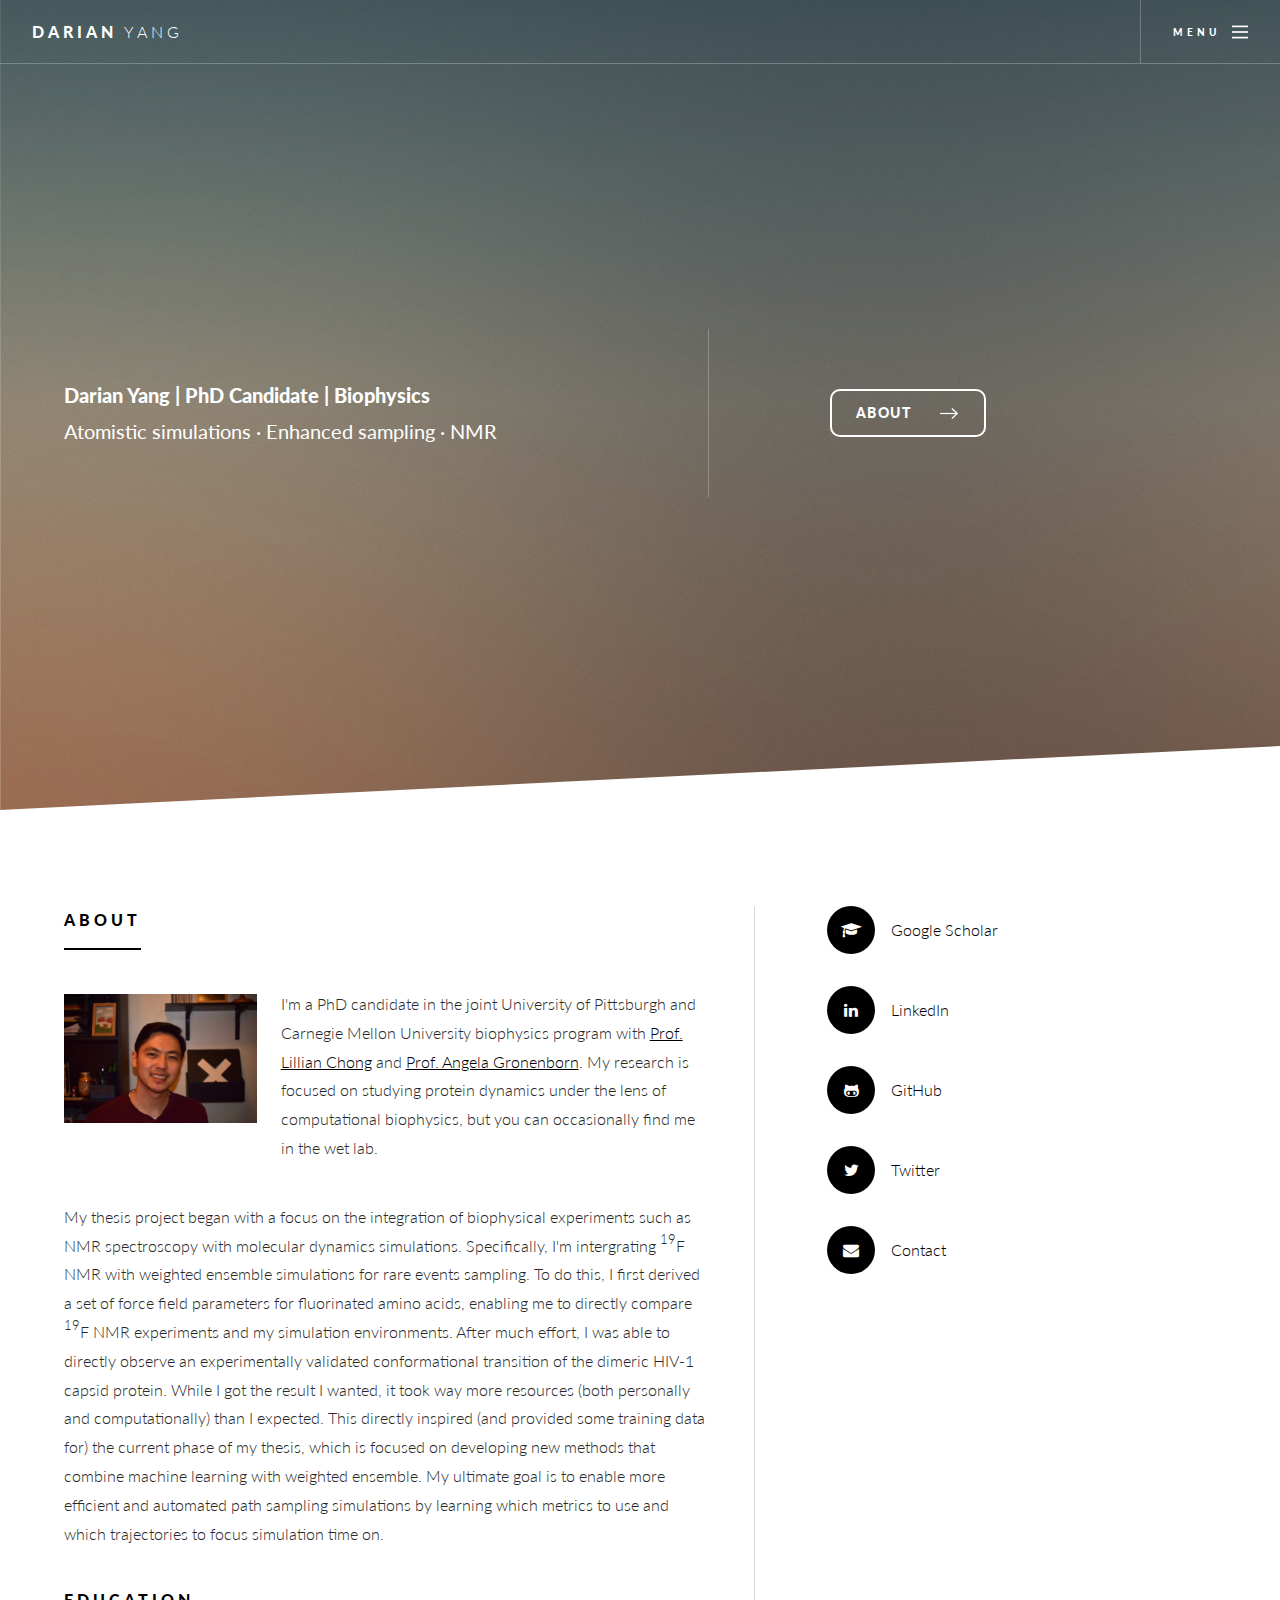
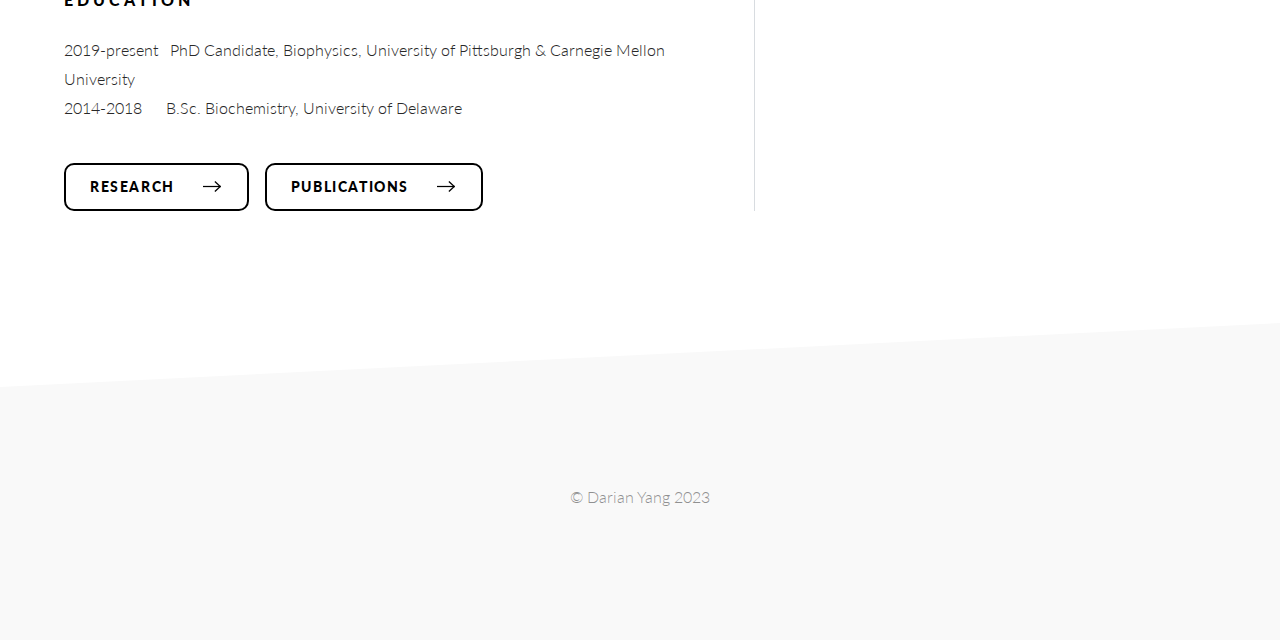
<file: index.html>
<!DOCTYPE HTML>
<!--
	Standout by Pixelarity
	pixelarity.com | hello@pixelarity.com
	License: pixelarity.com/license
-->
<html>
	<head>
		<title> Darian Yang </title>
		<meta charset="utf-8" />
		<meta name="viewport" content="width=device-width, initial-scale=1, user-scalable=no" />
		<link rel="stylesheet" href="assets/css/main.css" />
	</head>
	<body class="is-preload">

		<!-- Page wrapper -->
			<div id="page-wrapper">

				<!-- Header -->
					<header id="header" class="alt">
						<span class="logo"><a href="index.html">Darian<span> Yang</span></a></span>
						<a href="#menu"><span>Menu</span></a>
					</header>

				<!-- Nav -->
					<nav id="menu">
						<div class="inner">
							<h2>Menu</h2>
							<ul class="links">
								<li><a href="index.html">Home</a></li>
								<li><a href="research.html">Research</a></li>
								<li><a href="publications.html">Publications</a></li>
							</ul>
							<a class="close"><span>Close</span></a>
						</div>
					</nav>

				<!-- Banner -->
					<section id="banner">
						<div class="inner">
							<!--<h1 style="float:center">DARIAN YANG</h1>
							<span class="image center" style="width: 50%"><img src="images/research/capsid_overlay.png" alt="" width="900" height="600"/></span>-->
							<div class="content">
								<p><b>Darian Yang  |  PhD Candidate  |  Biophysics </b> <br />
								Atomistic simulations  ·  Enhanced sampling  ·  NMR</p>
								<ul class="actions special">
									<li><a href="#footer" class="button next">About</a></li> <br>
									<!--<li><a href="research.html" class="button">Research</a></li> <br>-->
									<!--<li><a href="publications.html" class="button">Publications</a></li>-->
								</ul>
							</div>
						</div>
					</section>

				<!-- Footer -->
					<section id="footer" class="wrapper">
						<div class="inner">
							<div class="split">
								<div class="content">
									<header>
										<h2>About</h2>
									</header>
									<p><span class="image left" style="width: 30%"><img src="images/DTY.JPG" alt="" /></span>
										I'm a PhD candidate in the joint University of Pittsburgh and Carnegie Mellon University biophysics program with <a href='https://ltchong.github.io/'>Prof. Lillian Chong</a> and <a href='http://amg.structbio.pitt.edu/about/'>Prof. Angela Gronenborn</a>. My research is focused on studying protein dynamics under the lens of computational biophysics, but you can occasionally find me in the wet lab.
									</p>
									<p>
									My thesis project began with a focus on the integration of biophysical experiments such as NMR spectroscopy with molecular dynamics simulations. Specifically, I'm intergrating <sup>19</sup>F NMR with weighted ensemble simulations for rare events sampling. To do this, I first derived a set of force field parameters for fluorinated amino acids, enabling me to directly compare <sup>19</sup>F NMR experiments and my simulation environments. After much effort, I was able to directly observe an experimentally validated conformational transition of the dimeric HIV-1 capsid protein. While I got the result I wanted, it took way more resources (both personally and computationally) than I expected. This directly inspired (and provided some training data for) the current phase of my thesis, which is focused on developing new methods that combine machine learning with weighted ensemble. My ultimate goal is to enable more efficient and automated path sampling simulations by learning which metrics to use and which trajectories to focus simulation time on.
									</p>
									<h5>Education</h5>
									<p> 										2019-present &ensp;PhD Candidate, Biophysics, University of Pittsburgh & Carnegie Mellon University
									<br>
									2014-2018 &emsp;&ensp;B.Sc. Biochemistry, University of Delaware 
									</p>
									<ul class="actions">
										<li><a href="research.html" class="button next">Research</a></li>
										<li><a href="publications.html" class="button next">Publications</a></li>
									</ul>
								</div>
								<ul class="contact-icons">
									<li><a href="https://scholar.google.com/citations?user=VTq9cxYAAAAJ&hl=en" target="_blank" class="icon solid fa-graduation-cap"><span class="label">Google Scholar</span></a></li>
									<li><a href="https://www.linkedin.com/in/darianyang/" target="_blank" class="icon brands alt fa-linkedin"><span class="label">LinkedIn</span></a></li>
									<li><a href="https://github.com/darianyang" target="_blank" class="icon brands alt fa-github-alt"><span class="label">GitHub</span></a></li>
									<li><a href="https://twitter.com/darianyang" target="_blank" class="icon brands alt fa-twitter"><span class="label">Twitter</span></a></li>
									<li><a href="mailto:dty7@pitt.edu" class="icon solid alt fa-envelope"><span class="label">Contact</span></a></li>
								</ul>
							</div>
						</div>
					</section>

				<!-- Copyright -->
					<section class="wrapper style2 copyright">
						<div class="inner">
							&copy; Darian Yang 2023
						</div>
					</section>

			</div>

		<!-- Scripts -->
			<script src="assets/js/jquery.min.js"></script>
			<script src="assets/js/jquery.scrollex.min.js"></script>
			<script src="assets/js/jquery.scrolly.min.js"></script>
			<script src="assets/js/browser.min.js"></script>
			<script src="assets/js/breakpoints.min.js"></script>
			<script src="assets/js/util.js"></script>
			<script src="assets/js/main.js"></script>

	</body>
</html>
</file>
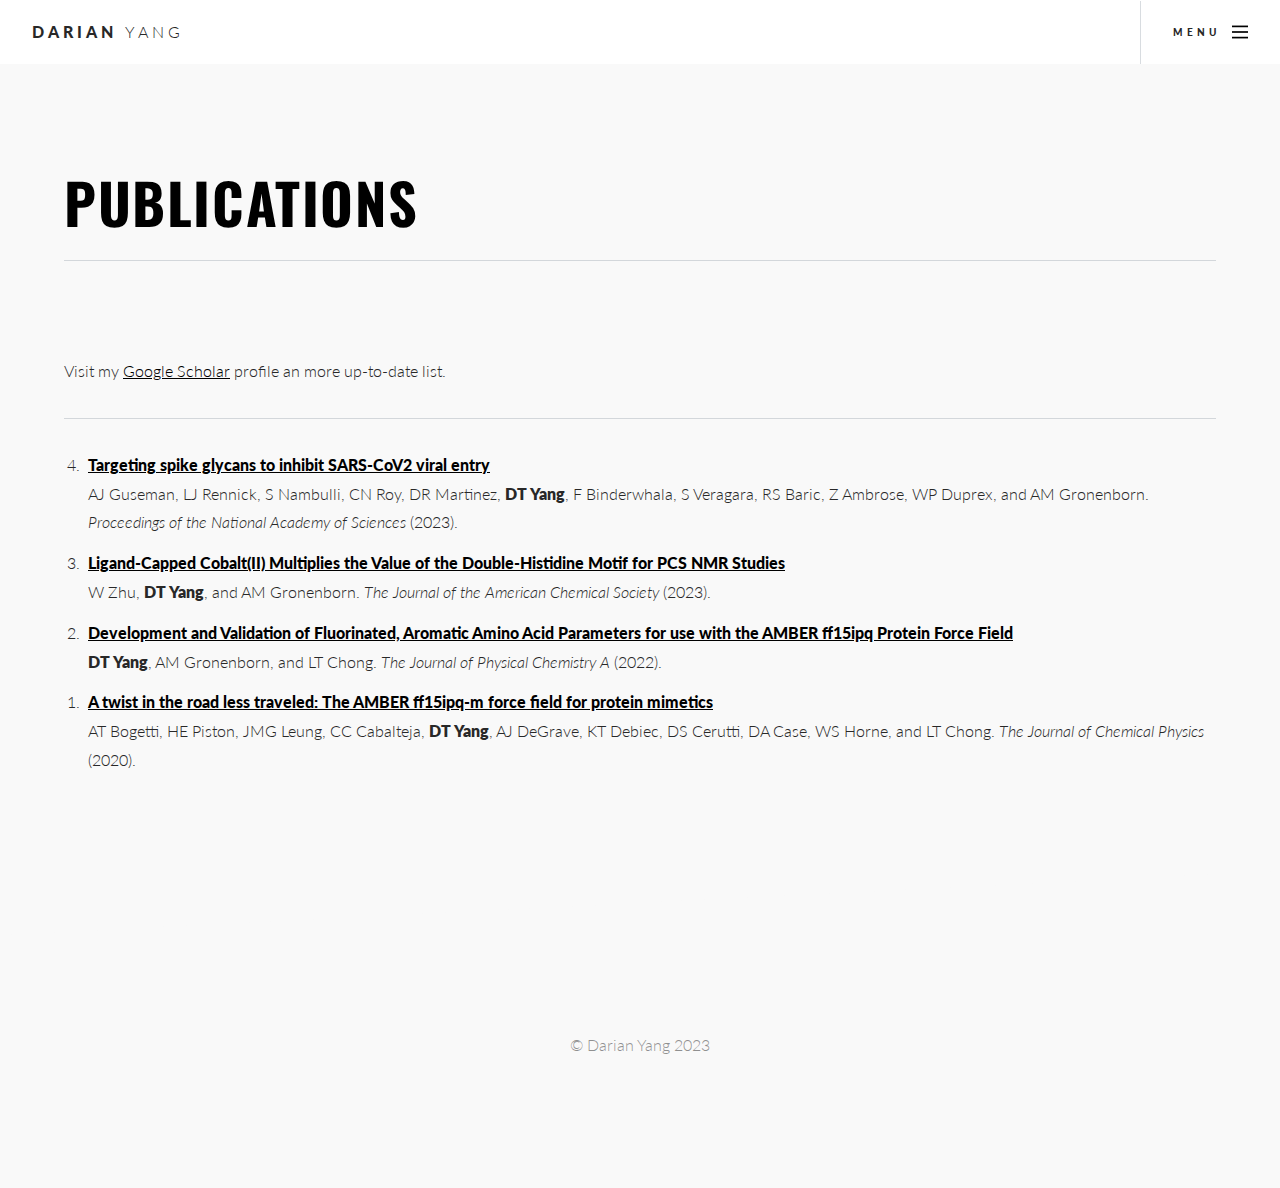
<file: publications.html>
<!DOCTYPE HTML>
<!--
	Standout by Pixelarity
	pixelarity.com | hello@pixelarity.com
	License: pixelarity.com/license
-->
<html>
	<head>
		<title>Darian Yang - Research</title>
		<meta charset="utf-8" />
		<meta name="viewport" content="width=device-width, initial-scale=1, user-scalable=no" />
		<link rel="stylesheet" href="assets/css/main.css" />
	</head>
	<body class="is-preload">

		<!-- Page wrapper -->
			<div id="page-wrapper">

				<!-- Header -->
					<header id="header">
						<span class="logo"><a href="index.html">Darian <span>Yang</span></a></span>
						<a href="#menu"><span>Menu</span></a>
					</header>

					<!-- Nav -->
						<nav id="menu">
							<div class="inner">
								<h2>Menu</h2>
								<ul class="links">
									<li><a href="index.html">Home</a></li>
									<li><a href="research.html">Research</a></li>
									<li><a href="publications.html">Publications</a></li>
								</ul>
								<a class="close"><span>Close</span></a>
							</div>
						</nav>

				<!-- Main -->
					<section id="main" class="wrapper style2">
						<div class="inner">
							<header class="major special">
								<h1>PUBLICATIONS</h1>
							</header>
						<div>

<p>
	Visit my <a href="https://scholar.google.com/citations?user=VTq9cxYAAAAJ&hl=en&authuser=1">Google Scholar</a> profile an more up-to-date list.
</p>
<hr>

<p>
	<ol type="1" reversed>

		<li style="margin-bottom: 12px"><a href="https://doi.org/10.1073/pnas.2301518120"><b>Targeting spike glycans to inhibit SARS-CoV2 viral entry</b></a><br>
			AJ Guseman, LJ Rennick, S Nambulli, CN Roy, DR Martinez, <span style="font-weight: 800;">DT Yang</span>, F Binderwhala, S Veragara, RS Baric, Z Ambrose, WP Duprex, and AM Gronenborn. <em>Proceedings of the National Academy of Sciences</em> (<b2>2023</b2>).
		</li> 

		<li style="margin-bottom: 12px"><a href="https://doi.org/10.1021/jacs.2c12021"><b>Ligand-Capped Cobalt(II) Multiplies the Value of the Double-Histidine Motif for PCS NMR Studies</b></a><br>
			W Zhu, <span style="font-weight: 800;">DT Yang</span>, and AM Gronenborn. <em>The Journal of the American Chemical Society</em> (<b2>2023</b2>).
		</li> 

		<li style="margin-bottom: 12px"><a href="https://doi.org/10.1021/acs.jpca.2c00255"><b>Development and Validation of Fluorinated, Aromatic Amino Acid Parameters for use with the AMBER ff15ipq Protein Force Field</b></a><br>
			<span style="font-weight: 800;">DT Yang</span>, AM Gronenborn, and LT Chong. <em>The Journal of Physical Chemistry A</em> (<b2>2022</b2>).
		</li> 

		<li style="margin-bottom: 12px"><a href="https://doi.org/10.1063/5.0019054"><b>A twist in the road less traveled: The AMBER ff15ipq-m force field for protein mimetics</b></a><br>
		AT Bogetti, HE Piston, JMG Leung, CC Cabalteja, <span style="font-weight: 800;">DT Yang</span>, AJ DeGrave, KT Debiec, DS Cerutti, DA Case, WS Horne, and LT Chong. <em>The Journal of Chemical Physics</em> (<b2>2020</b2>).
		</li> 
	
	</ol>
</p>
</div>
						</div>
					</section>


				<!-- Copyright -->
					<section class="wrapper style2 copyright">
						<div class="inner">
							&copy; Darian Yang 2023
						</div>
					</section>

			</div>

		<!-- Scripts -->
			<script src="assets/js/jquery.min.js"></script>
			<script src="assets/js/jquery.scrollex.min.js"></script>
			<script src="assets/js/jquery.scrolly.min.js"></script>
			<script src="assets/js/jquery.selectorr.min.js"></script>
			<script src="assets/js/browser.min.js"></script>
			<script src="assets/js/breakpoints.min.js"></script>
			<script src="assets/js/util.js"></script>
			<script src="assets/js/main.js"></script>

	</body>
</html>
</file>
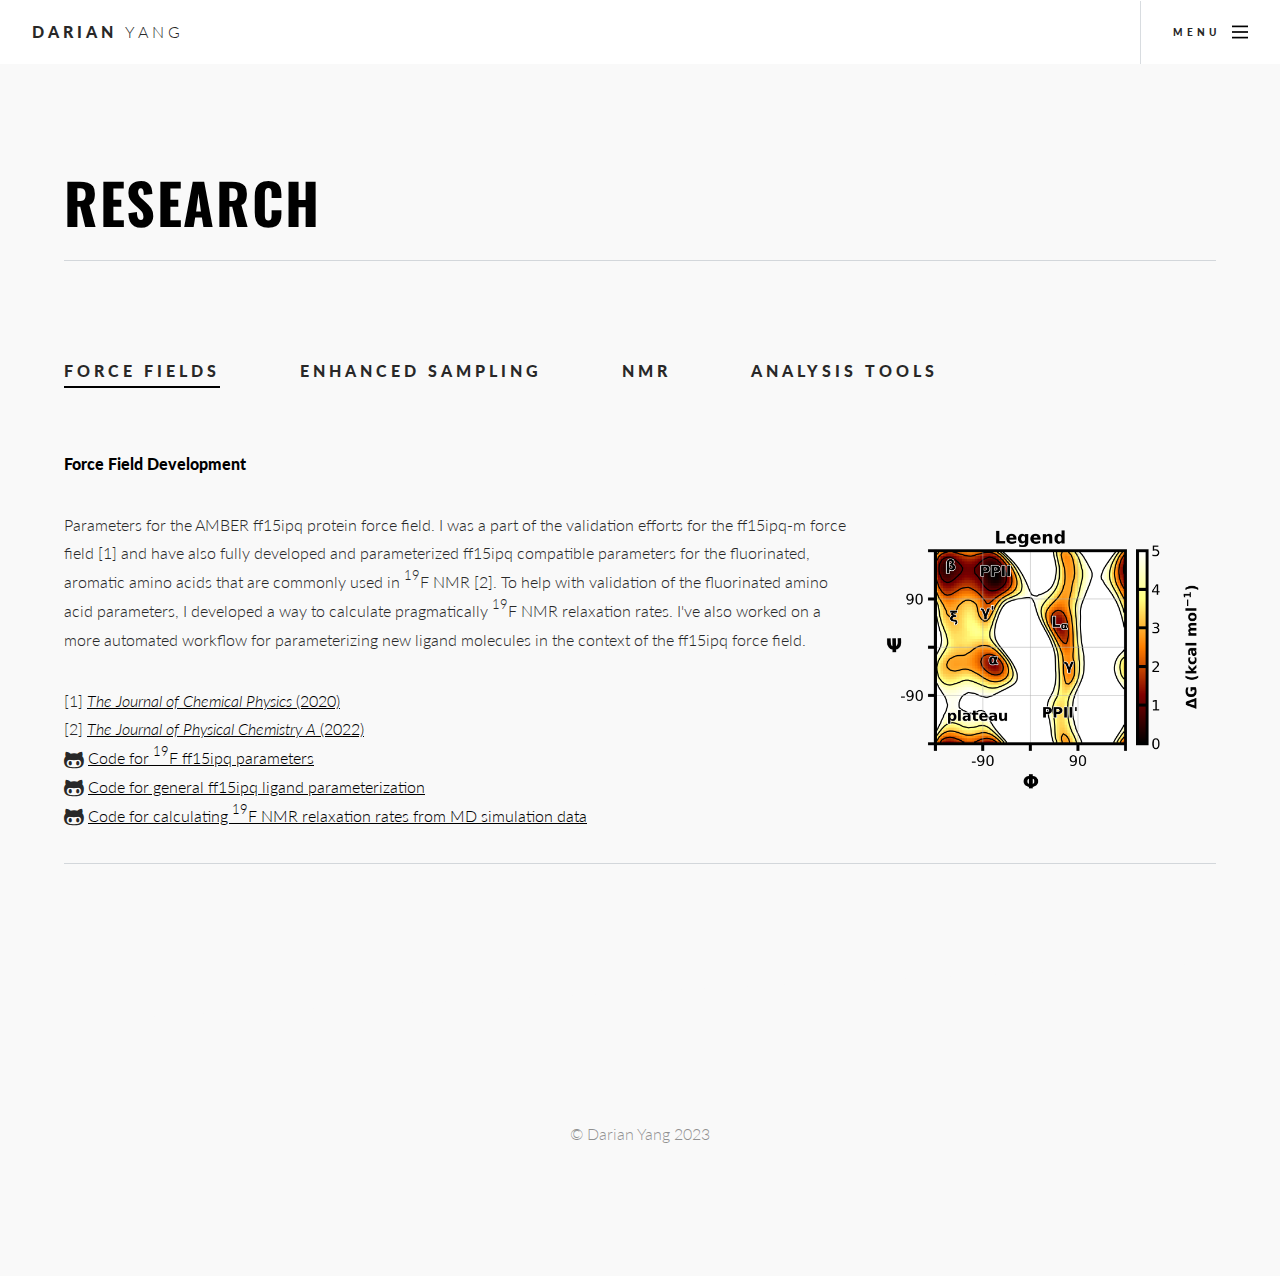
<file: research.html>
<!DOCTYPE HTML>
<!--
	Standout by Pixelarity
	pixelarity.com | hello@pixelarity.com
	License: pixelarity.com/license
-->
<html>
	<head>
		<title>Darian Yang - Research</title>
		<meta charset="utf-8" />
		<meta name="viewport" content="width=device-width, initial-scale=1, user-scalable=no" />
		<link rel="stylesheet" href="assets/css/main.css" />
	</head>
	<body class="is-preload">

		<!-- Page wrapper -->
			<div id="page-wrapper">

				<!-- Header -->
					<header id="header">
						<span class="logo"><a href="index.html">Darian <span>Yang</span></a></span>
						<a href="#menu"><span>Menu</span></a>
					</header>

					<!-- Nav -->
						<nav id="menu">
							<div class="inner">
								<h2>Menu</h2>
								<ul class="links">
									<li><a href="index.html">Home</a></li>
									<li><a href="research.html">Research</a></li>
									<li><a href="publications.html">Publications</a></li>
								</ul>
								<a class="close"><span>Close</span></a>
							</div>
						</nav>

				<!-- Main -->
					<section id="main" class="wrapper style2">
						<div class="inner">
							<header class="major special">
								<h1>Research</h1>
							</header>
							<ul class="tabs">

								<li>
									<h3>FORCE FIELDS</h3>
									<p><b>Force Field Development</b></p>
									<p><span class="image right" style="width:30%"><img src="images/research/ff.png" alt="" /></span>
										Parameters for the AMBER ff15ipq protein force field. I was a part of the validation efforts for the ff15ipq-m force field [1] and have also fully developed and parameterized ff15ipq compatible parameters for the fluorinated, aromatic amino acids that are commonly used in <sup>19</sup>F NMR [2]. To help with validation of the fluorinated amino acid parameters, I developed a way to calculate pragmatically <sup>19</sup>F NMR relaxation rates. I've also worked on a more automated workflow for parameterizing new ligand molecules in the context of the ff15ipq force field.
									</p>
									<p>
										[1] <a href="https://doi.org/10.1063/5.0019054"><em>The Journal of Chemical Physics</em> <b2> (2020)</b2></a><br>
										[2] <a href="https://doi.org/10.1021/acs.jpca.2c00255"><em>The Journal of Physical Chemistry A</em> <b2> (2022)</b2></a><br>
										<i class="fa fa-github-alt fa-lg"></i>  <a href="https://github.com/darianyang/ff15ipq-19F" target="_blank"><span class="label">Code for <sup>19</sup>F ff15ipq parameters</span></a><br>
										<i class="fa fa-github-alt fa-lg"></i>  <a href="https://github.com/darianyang/ff15ipq-lig" target="_blank"><span class="label">Code for general ff15ipq ligand parameterization</span></a><br>
										<i class="fa fa-github-alt fa-lg"></i>  <a href="https://github.com/darianyang/fluorelax" target="_blank"><span class="label">Code for calculating <sup>19</sup>F NMR relaxation rates from MD simulation data</span></a>
									</p>
									<hr />
								</li>

								<li>
									<h3>ENHANCED SAMPLING</h3>
									<p><b>Rare Event Sampling of Viral Capsids</b></p>
									<p><span class="image left" style="width:40%"><img src="images/research/capsid_overlay.png" alt="" /></span>
										Conformational sampling of the HIV-1 capsid protein dimer using the weighted ensemble path sampling strategy.
									</p>
									<!--<p>
										# pubs here
									</p>-->

									<hr />
								</li>

								<li>
									<h3>NMR</h3>
									<p><b><sup>19</sup>F NMR</b></p>
									<p><span class="image left" style="width:20%"><img src="images/research/diHis-Co.png" alt="" /></span>								
										By combining a diHis motif, Co<sup>2+</sup>, and a chelating ligand, we can get orthogonal pseudocontact shift (PCS) datasets. This allows us to look at exact atomic positions within a distance range using the same protein.
									</p>
									<p>
										[1] <a href="https://doi.org/10.1021/jacs.2c12021"><em>The Journal of the American Chemical Society</em> <b2> (2023)</b2></a><br>
										<i class="fa fa-github-alt fa-lg"></i>  <a href="https://github.com/darianyang/gb1-pcs" target="_blank"><span class="label">Scripts for MD simulations and QM calculations to support PCS results</span></a>
									</p>
									<hr />
								</li>

								<li>
									<h3>ANALYSIS TOOLS</h3>
									<p><b>Data Analysis and Visualization</b></p>
									<p><span class="image left" style="width:30%"><img src="images/research/wedap_logo.png" alt="" /></span>
										Python package for faster and more accessible analysis of h5 datasets output from WESTPA simulations.
									</p>
									<p>
										<i class="fa fa-github-alt fa-lg"></i>  <a href="https://github.com/darianyang/wedap" target="_blank"><span class="label">GitHub repository</span></a>
									</p>
									<hr />
								</li>

							</ul>
						</div>
					</section>


				<!-- Copyright -->
					<section class="wrapper style2 copyright">
						<div class="inner">
							&copy; Darian Yang 2023
						</div>
					</section>

			</div>

		<!-- Scripts -->
			<script src="assets/js/jquery.min.js"></script>
			<script src="assets/js/jquery.scrollex.min.js"></script>
			<script src="assets/js/jquery.scrolly.min.js"></script>
			<script src="assets/js/jquery.selectorr.min.js"></script>
			<script src="assets/js/browser.min.js"></script>
			<script src="assets/js/breakpoints.min.js"></script>
			<script src="assets/js/util.js"></script>
			<script src="assets/js/main.js"></script>

	</body>
</html>
</file>
<file: assets/css/main.css>
@import url(font-awesome.min.css);
@import url("https://fonts.googleapis.com/css?family=Lato:300,400,700,900|Oswald:600");

/*
	Standout by Pixelarity
	pixelarity.com | hello@pixelarity.com
	License: pixelarity.com/license
*/

html, body, div, span, applet, object,
iframe, h1, h2, h3, h4, h5, h6, p, blockquote,
pre, a, abbr, acronym, address, big, cite,
code, del, dfn, em, img, ins, kbd, q, s, samp,
small, strike, strong, sub, sup, tt, var, b,
u, i, center, dl, dt, dd, ol, ul, li, fieldset,
form, label, legend, table, caption, tbody,
tfoot, thead, tr, th, td, article, aside,
canvas, details, embed, figure, figcaption,
footer, header, hgroup, menu, nav, output, ruby,
section, summary, time, mark, audio, video {
	margin: 0;
	padding: 0;
	border: 0;
	font-size: 100%;
	font: inherit;
	vertical-align: baseline;}

article, aside, details, figcaption, figure,
footer, header, hgroup, menu, nav, section {
	display: block;}

body {
	line-height: 1;
}

ol, ul {
	list-style: none;
}

blockquote, q {
	quotes: none;
}

	blockquote:before, blockquote:after, q:before, q:after {
		content: '';
		content: none;
	}

table {
	border-collapse: collapse;
	border-spacing: 0;
}

body {
	-webkit-text-size-adjust: none;
}

mark {
	background-color: transparent;
	color: inherit;
}

input::-moz-focus-inner {
	border: 0;
	padding: 0;
}

input, select, textarea {
	-moz-appearance: none;
	-webkit-appearance: none;
	-ms-appearance: none;
	appearance: none;
}

/* Basic */

	@-ms-viewport {
		width: device-width;
	}

	body {
		-ms-overflow-style: scrollbar;
	}

	@media screen and (max-width: 480px) {

		html, body {
			min-width: 320px;
		}

	}

	html {
		box-sizing: border-box;
	}

	*, *:before, *:after {
		box-sizing: inherit;
	}

	body {
		background: #ffffff;
	}

		body.is-preload *, body.is-preload *:before, body.is-preload *:after {
			-moz-animation: none !important;
			-webkit-animation: none !important;
			-ms-animation: none !important;
			animation: none !important;
			-moz-transition: none !important;
			-webkit-transition: none !important;
			-ms-transition: none !important;
			transition: none !important;
		}

/* Typography */

	html {
		font-size: 15pt;
	}

		@media screen and (max-width: 1680px) {

			html {
				font-size: 13pt;
			}

		}

		@media screen and (max-width: 1280px) {

			html {
				font-size: 12pt;
			}

		}

		@media screen and (max-width: 980px) {

			html {
				font-size: 12pt;
			}

		}

		@media screen and (max-width: 480px) {

			html {
				font-size: 12pt;
			}

		}

		@media screen and (max-width: 360px) {

			html {
				font-size: 11pt;
			}

		}

	body {
		background-color: #ffffff;
		color: #282828;
	}

	body, input, select, textarea {
		font-family: "Lato", Helvetica, sans-serif;
		font-weight: 300;
		font-size: 1rem;
		line-height: 1.8;
	}

	a {
		-moz-transition: color 0.2s ease-in-out;
		-webkit-transition: color 0.2s ease-in-out;
		-ms-transition: color 0.2s ease-in-out;
		transition: color 0.2s ease-in-out;
		text-decoration: underline;
	}

		a:hover {
			text-decoration: none;
		}

	strong, b {
		font-weight: 900;
	}

	em, i {
		font-style: italic;
	}

	p {
		margin: 0 0 2rem 0;
	}

	h1, h2, h3, h4, h5, h6 {
		font-weight: 900;
		letter-spacing: 0.25rem;
		line-height: 1.5;
		margin: 0 0 1.5rem 0;
		text-transform: uppercase;
	}

		h1 a, h2 a, h3 a, h4 a, h5 a, h6 a {
			color: inherit;
			text-decoration: none;
		}

	h1 {
		font-family: "Oswald", Helvetica, sans-serif;
		font-size: 4rem;
		letter-spacing: 0.1rem;
	}

	h2 {
		font-size: 1.75rem;
	}

	h3 {
		font-size: 1.5rem;
	}

	h4 {
		font-size: 1.25rem;
	}

	h5 {
		font-size: 1rem;
	}

	h6 {
		font-size: 0.75rem;
	}

	@media screen and (max-width: 1280px) {

		h1 {
			font-size: 3.5rem;
		}

	}

	@media screen and (max-width: 980px) {

		h1 {
			font-size: 3rem;
		}

		h2 {
			font-size: 1.5rem;
		}

		h3 {
			font-size: 1.25rem;
		}

	}

	@media screen and (max-width: 736px) {

		h1 {
			font-size: 1.75rem;
		}

		h2 {
			font-size: 1.5rem;
		}

		h3 {
			font-size: 1.25rem;
		}

	}

	sub {
		font-size: 0.8rem;
		position: relative;
		top: 0.5rem;
	}

	sup {
		font-size: 0.8rem;
		position: relative;
		top: -0.5rem;
	}

	blockquote {
		border-left: solid 0.5rem;
		font-style: italic;
		margin: 0 0 2rem 0;
		padding: 1rem 0 1rem 2rem;
	}

	code {
		border-radius: 10px;
		border: solid 1px;
		font-family: "Courier New", monospace;
		font-size: 0.9rem;
		margin: 0 0.25rem;
		padding: 0.25rem 0.65rem;
	}

	pre {
		-webkit-overflow-scrolling: touch;
		font-family: "Courier New", monospace;
		font-size: 0.9rem;
		margin: 0 0 2rem 0;
	}

		pre code {
			display: block;
			line-height: 1.75;
			padding: 1rem 1.5rem;
			overflow-x: auto;
		}

	hr {
		border: 0;
		border-bottom: solid 1px;
		margin: 2rem 0;
	}

		hr.major {
			margin: 4rem 0;
		}

		@media screen and (max-width: 736px) {

			hr.major {
				margin: 3rem 0;
			}

		}

	input, select, textarea {
		color: #000000;
	}

	a {
		color: #000000;
	}

	strong, b {
		color: #000000;
	}

	h1, h2, h3, h4, h5, h6 {
		color: #000000;
	}

	blockquote {
		border-left-color: rgba(99, 116, 133, 0.25);
	}

	code {
		background: rgba(99, 116, 133, 0.075);
		border-color: rgba(99, 116, 133, 0.25);
	}

	hr {
		border-bottom-color: rgba(99, 116, 133, 0.25);
	}

/* Row */

	.row {
		display: flex;
		flex-wrap: wrap;
		box-sizing: border-box;
		align-items: stretch;
	}

		.row > * {
			box-sizing: border-box;
		}

		.row.gtr-uniform > * > :last-child {
			margin-bottom: 0;
		}

		.row.aln-left {
			justify-content: flex-start;
		}

		.row.aln-center {
			justify-content: center;
		}

		.row.aln-right {
			justify-content: flex-end;
		}

		.row.aln-top {
			align-items: flex-start;
		}

		.row.aln-middle {
			align-items: center;
		}

		.row.aln-bottom {
			align-items: flex-end;
		}

		.row > .imp {
			order: -1;
		}

		.row > .col-1 {
			width: 8.3333333333%;
		}

		.row > .off-1 {
			margin-left: 8.3333333333%;
		}

		.row > .col-2 {
			width: 16.6666666667%;
		}

		.row > .off-2 {
			margin-left: 16.6666666667%;
		}

		.row > .col-3 {
			width: 25%;
		}

		.row > .off-3 {
			margin-left: 25%;
		}

		.row > .col-4 {
			width: 33.3333333333%;
		}

		.row > .off-4 {
			margin-left: 33.3333333333%;
		}

		.row > .col-5 {
			width: 41.6666666667%;
		}

		.row > .off-5 {
			margin-left: 41.6666666667%;
		}

		.row > .col-6 {
			width: 50%;
		}

		.row > .off-6 {
			margin-left: 50%;
		}

		.row > .col-7 {
			width: 58.3333333333%;
		}

		.row > .off-7 {
			margin-left: 58.3333333333%;
		}

		.row > .col-8 {
			width: 66.6666666667%;
		}

		.row > .off-8 {
			margin-left: 66.6666666667%;
		}

		.row > .col-9 {
			width: 75%;
		}

		.row > .off-9 {
			margin-left: 75%;
		}

		.row > .col-10 {
			width: 83.3333333333%;
		}

		.row > .off-10 {
			margin-left: 83.3333333333%;
		}

		.row > .col-11 {
			width: 91.6666666667%;
		}

		.row > .off-11 {
			margin-left: 91.6666666667%;
		}

		.row > .col-12 {
			width: 100%;
		}

		.row > .off-12 {
			margin-left: 100%;
		}

		.row.gtr-0 {
			margin-top: 0;
			margin-left: 0rem;
		}

			.row.gtr-0 > * {
				padding: 0 0 0 0rem;
			}

			.row.gtr-0.gtr-uniform {
				margin-top: 0rem;
			}

				.row.gtr-0.gtr-uniform > * {
					padding-top: 0rem;
				}

		.row.gtr-25 {
			margin-top: 0;
			margin-left: -0.5rem;
		}

			.row.gtr-25 > * {
				padding: 0 0 0 0.5rem;
			}

			.row.gtr-25.gtr-uniform {
				margin-top: -0.5rem;
			}

				.row.gtr-25.gtr-uniform > * {
					padding-top: 0.5rem;
				}

		.row.gtr-50 {
			margin-top: 0;
			margin-left: -1rem;
		}

			.row.gtr-50 > * {
				padding: 0 0 0 1rem;
			}

			.row.gtr-50.gtr-uniform {
				margin-top: -1rem;
			}

				.row.gtr-50.gtr-uniform > * {
					padding-top: 1rem;
				}

		.row {
			margin-top: 0;
			margin-left: -2rem;
		}

			.row > * {
				padding: 0 0 0 2rem;
			}

			.row.gtr-uniform {
				margin-top: -2rem;
			}

				.row.gtr-uniform > * {
					padding-top: 2rem;
				}

		.row.gtr-150 {
			margin-top: 0;
			margin-left: -3rem;
		}

			.row.gtr-150 > * {
				padding: 0 0 0 3rem;
			}

			.row.gtr-150.gtr-uniform {
				margin-top: -3rem;
			}

				.row.gtr-150.gtr-uniform > * {
					padding-top: 3rem;
				}

		.row.gtr-200 {
			margin-top: 0;
			margin-left: -4rem;
		}

			.row.gtr-200 > * {
				padding: 0 0 0 4rem;
			}

			.row.gtr-200.gtr-uniform {
				margin-top: -4rem;
			}

				.row.gtr-200.gtr-uniform > * {
					padding-top: 4rem;
				}

		@media screen and (max-width: 1680px) {

			.row {
				display: flex;
				flex-wrap: wrap;
				box-sizing: border-box;
				align-items: stretch;
			}

				.row > * {
					box-sizing: border-box;
				}

				.row.gtr-uniform > * > :last-child {
					margin-bottom: 0;
				}

				.row.aln-left {
					justify-content: flex-start;
				}

				.row.aln-center {
					justify-content: center;
				}

				.row.aln-right {
					justify-content: flex-end;
				}

				.row.aln-top {
					align-items: flex-start;
				}

				.row.aln-middle {
					align-items: center;
				}

				.row.aln-bottom {
					align-items: flex-end;
				}

				.row > .imp-xlarge {
					order: -1;
				}

				.row > .col-1-xlarge {
					width: 8.3333333333%;
				}

				.row > .off-1-xlarge {
					margin-left: 8.3333333333%;
				}

				.row > .col-2-xlarge {
					width: 16.6666666667%;
				}

				.row > .off-2-xlarge {
					margin-left: 16.6666666667%;
				}

				.row > .col-3-xlarge {
					width: 25%;
				}

				.row > .off-3-xlarge {
					margin-left: 25%;
				}

				.row > .col-4-xlarge {
					width: 33.3333333333%;
				}

				.row > .off-4-xlarge {
					margin-left: 33.3333333333%;
				}

				.row > .col-5-xlarge {
					width: 41.6666666667%;
				}

				.row > .off-5-xlarge {
					margin-left: 41.6666666667%;
				}

				.row > .col-6-xlarge {
					width: 50%;
				}

				.row > .off-6-xlarge {
					margin-left: 50%;
				}

				.row > .col-7-xlarge {
					width: 58.3333333333%;
				}

				.row > .off-7-xlarge {
					margin-left: 58.3333333333%;
				}

				.row > .col-8-xlarge {
					width: 66.6666666667%;
				}

				.row > .off-8-xlarge {
					margin-left: 66.6666666667%;
				}

				.row > .col-9-xlarge {
					width: 75%;
				}

				.row > .off-9-xlarge {
					margin-left: 75%;
				}

				.row > .col-10-xlarge {
					width: 83.3333333333%;
				}

				.row > .off-10-xlarge {
					margin-left: 83.3333333333%;
				}

				.row > .col-11-xlarge {
					width: 91.6666666667%;
				}

				.row > .off-11-xlarge {
					margin-left: 91.6666666667%;
				}

				.row > .col-12-xlarge {
					width: 100%;
				}

				.row > .off-12-xlarge {
					margin-left: 100%;
				}

				.row.gtr-0 {
					margin-top: 0;
					margin-left: 0rem;
				}

					.row.gtr-0 > * {
						padding: 0 0 0 0rem;
					}

					.row.gtr-0.gtr-uniform {
						margin-top: 0rem;
					}

						.row.gtr-0.gtr-uniform > * {
							padding-top: 0rem;
						}

				.row.gtr-25 {
					margin-top: 0;
					margin-left: -0.5rem;
				}

					.row.gtr-25 > * {
						padding: 0 0 0 0.5rem;
					}

					.row.gtr-25.gtr-uniform {
						margin-top: -0.5rem;
					}

						.row.gtr-25.gtr-uniform > * {
							padding-top: 0.5rem;
						}

				.row.gtr-50 {
					margin-top: 0;
					margin-left: -1rem;
				}

					.row.gtr-50 > * {
						padding: 0 0 0 1rem;
					}

					.row.gtr-50.gtr-uniform {
						margin-top: -1rem;
					}

						.row.gtr-50.gtr-uniform > * {
							padding-top: 1rem;
						}

				.row {
					margin-top: 0;
					margin-left: -2rem;
				}

					.row > * {
						padding: 0 0 0 2rem;
					}

					.row.gtr-uniform {
						margin-top: -2rem;
					}

						.row.gtr-uniform > * {
							padding-top: 2rem;
						}

				.row.gtr-150 {
					margin-top: 0;
					margin-left: -3rem;
				}

					.row.gtr-150 > * {
						padding: 0 0 0 3rem;
					}

					.row.gtr-150.gtr-uniform {
						margin-top: -3rem;
					}

						.row.gtr-150.gtr-uniform > * {
							padding-top: 3rem;
						}

				.row.gtr-200 {
					margin-top: 0;
					margin-left: -4rem;
				}

					.row.gtr-200 > * {
						padding: 0 0 0 4rem;
					}

					.row.gtr-200.gtr-uniform {
						margin-top: -4rem;
					}

						.row.gtr-200.gtr-uniform > * {
							padding-top: 4rem;
						}

		}

		@media screen and (max-width: 1280px) {

			.row {
				display: flex;
				flex-wrap: wrap;
				box-sizing: border-box;
				align-items: stretch;
			}

				.row > * {
					box-sizing: border-box;
				}

				.row.gtr-uniform > * > :last-child {
					margin-bottom: 0;
				}

				.row.aln-left {
					justify-content: flex-start;
				}

				.row.aln-center {
					justify-content: center;
				}

				.row.aln-right {
					justify-content: flex-end;
				}

				.row.aln-top {
					align-items: flex-start;
				}

				.row.aln-middle {
					align-items: center;
				}

				.row.aln-bottom {
					align-items: flex-end;
				}

				.row > .imp-large {
					order: -1;
				}

				.row > .col-1-large {
					width: 8.3333333333%;
				}

				.row > .off-1-large {
					margin-left: 8.3333333333%;
				}

				.row > .col-2-large {
					width: 16.6666666667%;
				}

				.row > .off-2-large {
					margin-left: 16.6666666667%;
				}

				.row > .col-3-large {
					width: 25%;
				}

				.row > .off-3-large {
					margin-left: 25%;
				}

				.row > .col-4-large {
					width: 33.3333333333%;
				}

				.row > .off-4-large {
					margin-left: 33.3333333333%;
				}

				.row > .col-5-large {
					width: 41.6666666667%;
				}

				.row > .off-5-large {
					margin-left: 41.6666666667%;
				}

				.row > .col-6-large {
					width: 50%;
				}

				.row > .off-6-large {
					margin-left: 50%;
				}

				.row > .col-7-large {
					width: 58.3333333333%;
				}

				.row > .off-7-large {
					margin-left: 58.3333333333%;
				}

				.row > .col-8-large {
					width: 66.6666666667%;
				}

				.row > .off-8-large {
					margin-left: 66.6666666667%;
				}

				.row > .col-9-large {
					width: 75%;
				}

				.row > .off-9-large {
					margin-left: 75%;
				}

				.row > .col-10-large {
					width: 83.3333333333%;
				}

				.row > .off-10-large {
					margin-left: 83.3333333333%;
				}

				.row > .col-11-large {
					width: 91.6666666667%;
				}

				.row > .off-11-large {
					margin-left: 91.6666666667%;
				}

				.row > .col-12-large {
					width: 100%;
				}

				.row > .off-12-large {
					margin-left: 100%;
				}

				.row.gtr-0 {
					margin-top: 0;
					margin-left: 0rem;
				}

					.row.gtr-0 > * {
						padding: 0 0 0 0rem;
					}

					.row.gtr-0.gtr-uniform {
						margin-top: 0rem;
					}

						.row.gtr-0.gtr-uniform > * {
							padding-top: 0rem;
						}

				.row.gtr-25 {
					margin-top: 0;
					margin-left: -0.375rem;
				}

					.row.gtr-25 > * {
						padding: 0 0 0 0.375rem;
					}

					.row.gtr-25.gtr-uniform {
						margin-top: -0.375rem;
					}

						.row.gtr-25.gtr-uniform > * {
							padding-top: 0.375rem;
						}

				.row.gtr-50 {
					margin-top: 0;
					margin-left: -0.75rem;
				}

					.row.gtr-50 > * {
						padding: 0 0 0 0.75rem;
					}

					.row.gtr-50.gtr-uniform {
						margin-top: -0.75rem;
					}

						.row.gtr-50.gtr-uniform > * {
							padding-top: 0.75rem;
						}

				.row {
					margin-top: 0;
					margin-left: -1.5rem;
				}

					.row > * {
						padding: 0 0 0 1.5rem;
					}

					.row.gtr-uniform {
						margin-top: -1.5rem;
					}

						.row.gtr-uniform > * {
							padding-top: 1.5rem;
						}

				.row.gtr-150 {
					margin-top: 0;
					margin-left: -2.25rem;
				}

					.row.gtr-150 > * {
						padding: 0 0 0 2.25rem;
					}

					.row.gtr-150.gtr-uniform {
						margin-top: -2.25rem;
					}

						.row.gtr-150.gtr-uniform > * {
							padding-top: 2.25rem;
						}

				.row.gtr-200 {
					margin-top: 0;
					margin-left: -3rem;
				}

					.row.gtr-200 > * {
						padding: 0 0 0 3rem;
					}

					.row.gtr-200.gtr-uniform {
						margin-top: -3rem;
					}

						.row.gtr-200.gtr-uniform > * {
							padding-top: 3rem;
						}

		}

		@media screen and (max-width: 980px) {

			.row {
				display: flex;
				flex-wrap: wrap;
				box-sizing: border-box;
				align-items: stretch;
			}

				.row > * {
					box-sizing: border-box;
				}

				.row.gtr-uniform > * > :last-child {
					margin-bottom: 0;
				}

				.row.aln-left {
					justify-content: flex-start;
				}

				.row.aln-center {
					justify-content: center;
				}

				.row.aln-right {
					justify-content: flex-end;
				}

				.row.aln-top {
					align-items: flex-start;
				}

				.row.aln-middle {
					align-items: center;
				}

				.row.aln-bottom {
					align-items: flex-end;
				}

				.row > .imp-medium {
					order: -1;
				}

				.row > .col-1-medium {
					width: 8.3333333333%;
				}

				.row > .off-1-medium {
					margin-left: 8.3333333333%;
				}

				.row > .col-2-medium {
					width: 16.6666666667%;
				}

				.row > .off-2-medium {
					margin-left: 16.6666666667%;
				}

				.row > .col-3-medium {
					width: 25%;
				}

				.row > .off-3-medium {
					margin-left: 25%;
				}

				.row > .col-4-medium {
					width: 33.3333333333%;
				}

				.row > .off-4-medium {
					margin-left: 33.3333333333%;
				}

				.row > .col-5-medium {
					width: 41.6666666667%;
				}

				.row > .off-5-medium {
					margin-left: 41.6666666667%;
				}

				.row > .col-6-medium {
					width: 50%;
				}

				.row > .off-6-medium {
					margin-left: 50%;
				}

				.row > .col-7-medium {
					width: 58.3333333333%;
				}

				.row > .off-7-medium {
					margin-left: 58.3333333333%;
				}

				.row > .col-8-medium {
					width: 66.6666666667%;
				}

				.row > .off-8-medium {
					margin-left: 66.6666666667%;
				}

				.row > .col-9-medium {
					width: 75%;
				}

				.row > .off-9-medium {
					margin-left: 75%;
				}

				.row > .col-10-medium {
					width: 83.3333333333%;
				}

				.row > .off-10-medium {
					margin-left: 83.3333333333%;
				}

				.row > .col-11-medium {
					width: 91.6666666667%;
				}

				.row > .off-11-medium {
					margin-left: 91.6666666667%;
				}

				.row > .col-12-medium {
					width: 100%;
				}

				.row > .off-12-medium {
					margin-left: 100%;
				}

				.row.gtr-0 {
					margin-top: 0;
					margin-left: 0rem;
				}

					.row.gtr-0 > * {
						padding: 0 0 0 0rem;
					}

					.row.gtr-0.gtr-uniform {
						margin-top: 0rem;
					}

						.row.gtr-0.gtr-uniform > * {
							padding-top: 0rem;
						}

				.row.gtr-25 {
					margin-top: 0;
					margin-left: -0.375rem;
				}

					.row.gtr-25 > * {
						padding: 0 0 0 0.375rem;
					}

					.row.gtr-25.gtr-uniform {
						margin-top: -0.375rem;
					}

						.row.gtr-25.gtr-uniform > * {
							padding-top: 0.375rem;
						}

				.row.gtr-50 {
					margin-top: 0;
					margin-left: -0.75rem;
				}

					.row.gtr-50 > * {
						padding: 0 0 0 0.75rem;
					}

					.row.gtr-50.gtr-uniform {
						margin-top: -0.75rem;
					}

						.row.gtr-50.gtr-uniform > * {
							padding-top: 0.75rem;
						}

				.row {
					margin-top: 0;
					margin-left: -1.5rem;
				}

					.row > * {
						padding: 0 0 0 1.5rem;
					}

					.row.gtr-uniform {
						margin-top: -1.5rem;
					}

						.row.gtr-uniform > * {
							padding-top: 1.5rem;
						}

				.row.gtr-150 {
					margin-top: 0;
					margin-left: -2.25rem;
				}

					.row.gtr-150 > * {
						padding: 0 0 0 2.25rem;
					}

					.row.gtr-150.gtr-uniform {
						margin-top: -2.25rem;
					}

						.row.gtr-150.gtr-uniform > * {
							padding-top: 2.25rem;
						}

				.row.gtr-200 {
					margin-top: 0;
					margin-left: -3rem;
				}

					.row.gtr-200 > * {
						padding: 0 0 0 3rem;
					}

					.row.gtr-200.gtr-uniform {
						margin-top: -3rem;
					}

						.row.gtr-200.gtr-uniform > * {
							padding-top: 3rem;
						}

		}

		@media screen and (max-width: 736px) {

			.row {
				display: flex;
				flex-wrap: wrap;
				box-sizing: border-box;
				align-items: stretch;
			}

				.row > * {
					box-sizing: border-box;
				}

				.row.gtr-uniform > * > :last-child {
					margin-bottom: 0;
				}

				.row.aln-left {
					justify-content: flex-start;
				}

				.row.aln-center {
					justify-content: center;
				}

				.row.aln-right {
					justify-content: flex-end;
				}

				.row.aln-top {
					align-items: flex-start;
				}

				.row.aln-middle {
					align-items: center;
				}

				.row.aln-bottom {
					align-items: flex-end;
				}

				.row > .imp-small {
					order: -1;
				}

				.row > .col-1-small {
					width: 8.3333333333%;
				}

				.row > .off-1-small {
					margin-left: 8.3333333333%;
				}

				.row > .col-2-small {
					width: 16.6666666667%;
				}

				.row > .off-2-small {
					margin-left: 16.6666666667%;
				}

				.row > .col-3-small {
					width: 25%;
				}

				.row > .off-3-small {
					margin-left: 25%;
				}

				.row > .col-4-small {
					width: 33.3333333333%;
				}

				.row > .off-4-small {
					margin-left: 33.3333333333%;
				}

				.row > .col-5-small {
					width: 41.6666666667%;
				}

				.row > .off-5-small {
					margin-left: 41.6666666667%;
				}

				.row > .col-6-small {
					width: 50%;
				}

				.row > .off-6-small {
					margin-left: 50%;
				}

				.row > .col-7-small {
					width: 58.3333333333%;
				}

				.row > .off-7-small {
					margin-left: 58.3333333333%;
				}

				.row > .col-8-small {
					width: 66.6666666667%;
				}

				.row > .off-8-small {
					margin-left: 66.6666666667%;
				}

				.row > .col-9-small {
					width: 75%;
				}

				.row > .off-9-small {
					margin-left: 75%;
				}

				.row > .col-10-small {
					width: 83.3333333333%;
				}

				.row > .off-10-small {
					margin-left: 83.3333333333%;
				}

				.row > .col-11-small {
					width: 91.6666666667%;
				}

				.row > .off-11-small {
					margin-left: 91.6666666667%;
				}

				.row > .col-12-small {
					width: 100%;
				}

				.row > .off-12-small {
					margin-left: 100%;
				}

				.row.gtr-0 {
					margin-top: 0;
					margin-left: 0rem;
				}

					.row.gtr-0 > * {
						padding: 0 0 0 0rem;
					}

					.row.gtr-0.gtr-uniform {
						margin-top: 0rem;
					}

						.row.gtr-0.gtr-uniform > * {
							padding-top: 0rem;
						}

				.row.gtr-25 {
					margin-top: 0;
					margin-left: -0.3125rem;
				}

					.row.gtr-25 > * {
						padding: 0 0 0 0.3125rem;
					}

					.row.gtr-25.gtr-uniform {
						margin-top: -0.3125rem;
					}

						.row.gtr-25.gtr-uniform > * {
							padding-top: 0.3125rem;
						}

				.row.gtr-50 {
					margin-top: 0;
					margin-left: -0.625rem;
				}

					.row.gtr-50 > * {
						padding: 0 0 0 0.625rem;
					}

					.row.gtr-50.gtr-uniform {
						margin-top: -0.625rem;
					}

						.row.gtr-50.gtr-uniform > * {
							padding-top: 0.625rem;
						}

				.row {
					margin-top: 0;
					margin-left: -1.25rem;
				}

					.row > * {
						padding: 0 0 0 1.25rem;
					}

					.row.gtr-uniform {
						margin-top: -1.25rem;
					}

						.row.gtr-uniform > * {
							padding-top: 1.25rem;
						}

				.row.gtr-150 {
					margin-top: 0;
					margin-left: -1.875rem;
				}

					.row.gtr-150 > * {
						padding: 0 0 0 1.875rem;
					}

					.row.gtr-150.gtr-uniform {
						margin-top: -1.875rem;
					}

						.row.gtr-150.gtr-uniform > * {
							padding-top: 1.875rem;
						}

				.row.gtr-200 {
					margin-top: 0;
					margin-left: -2.5rem;
				}

					.row.gtr-200 > * {
						padding: 0 0 0 2.5rem;
					}

					.row.gtr-200.gtr-uniform {
						margin-top: -2.5rem;
					}

						.row.gtr-200.gtr-uniform > * {
							padding-top: 2.5rem;
						}

		}

		@media screen and (max-width: 480px) {

			.row {
				display: flex;
				flex-wrap: wrap;
				box-sizing: border-box;
				align-items: stretch;
			}

				.row > * {
					box-sizing: border-box;
				}

				.row.gtr-uniform > * > :last-child {
					margin-bottom: 0;
				}

				.row.aln-left {
					justify-content: flex-start;
				}

				.row.aln-center {
					justify-content: center;
				}

				.row.aln-right {
					justify-content: flex-end;
				}

				.row.aln-top {
					align-items: flex-start;
				}

				.row.aln-middle {
					align-items: center;
				}

				.row.aln-bottom {
					align-items: flex-end;
				}

				.row > .imp-xsmall {
					order: -1;
				}

				.row > .col-1-xsmall {
					width: 8.3333333333%;
				}

				.row > .off-1-xsmall {
					margin-left: 8.3333333333%;
				}

				.row > .col-2-xsmall {
					width: 16.6666666667%;
				}

				.row > .off-2-xsmall {
					margin-left: 16.6666666667%;
				}

				.row > .col-3-xsmall {
					width: 25%;
				}

				.row > .off-3-xsmall {
					margin-left: 25%;
				}

				.row > .col-4-xsmall {
					width: 33.3333333333%;
				}

				.row > .off-4-xsmall {
					margin-left: 33.3333333333%;
				}

				.row > .col-5-xsmall {
					width: 41.6666666667%;
				}

				.row > .off-5-xsmall {
					margin-left: 41.6666666667%;
				}

				.row > .col-6-xsmall {
					width: 50%;
				}

				.row > .off-6-xsmall {
					margin-left: 50%;
				}

				.row > .col-7-xsmall {
					width: 58.3333333333%;
				}

				.row > .off-7-xsmall {
					margin-left: 58.3333333333%;
				}

				.row > .col-8-xsmall {
					width: 66.6666666667%;
				}

				.row > .off-8-xsmall {
					margin-left: 66.6666666667%;
				}

				.row > .col-9-xsmall {
					width: 75%;
				}

				.row > .off-9-xsmall {
					margin-left: 75%;
				}

				.row > .col-10-xsmall {
					width: 83.3333333333%;
				}

				.row > .off-10-xsmall {
					margin-left: 83.3333333333%;
				}

				.row > .col-11-xsmall {
					width: 91.6666666667%;
				}

				.row > .off-11-xsmall {
					margin-left: 91.6666666667%;
				}

				.row > .col-12-xsmall {
					width: 100%;
				}

				.row > .off-12-xsmall {
					margin-left: 100%;
				}

				.row.gtr-0 {
					margin-top: 0;
					margin-left: 0rem;
				}

					.row.gtr-0 > * {
						padding: 0 0 0 0rem;
					}

					.row.gtr-0.gtr-uniform {
						margin-top: 0rem;
					}

						.row.gtr-0.gtr-uniform > * {
							padding-top: 0rem;
						}

				.row.gtr-25 {
					margin-top: 0;
					margin-left: -0.3125rem;
				}

					.row.gtr-25 > * {
						padding: 0 0 0 0.3125rem;
					}

					.row.gtr-25.gtr-uniform {
						margin-top: -0.3125rem;
					}

						.row.gtr-25.gtr-uniform > * {
							padding-top: 0.3125rem;
						}

				.row.gtr-50 {
					margin-top: 0;
					margin-left: -0.625rem;
				}

					.row.gtr-50 > * {
						padding: 0 0 0 0.625rem;
					}

					.row.gtr-50.gtr-uniform {
						margin-top: -0.625rem;
					}

						.row.gtr-50.gtr-uniform > * {
							padding-top: 0.625rem;
						}

				.row {
					margin-top: 0;
					margin-left: -1.25rem;
				}

					.row > * {
						padding: 0 0 0 1.25rem;
					}

					.row.gtr-uniform {
						margin-top: -1.25rem;
					}

						.row.gtr-uniform > * {
							padding-top: 1.25rem;
						}

				.row.gtr-150 {
					margin-top: 0;
					margin-left: -1.875rem;
				}

					.row.gtr-150 > * {
						padding: 0 0 0 1.875rem;
					}

					.row.gtr-150.gtr-uniform {
						margin-top: -1.875rem;
					}

						.row.gtr-150.gtr-uniform > * {
							padding-top: 1.875rem;
						}

				.row.gtr-200 {
					margin-top: 0;
					margin-left: -2.5rem;
				}

					.row.gtr-200 > * {
						padding: 0 0 0 2.5rem;
					}

					.row.gtr-200.gtr-uniform {
						margin-top: -2.5rem;
					}

						.row.gtr-200.gtr-uniform > * {
							padding-top: 2.5rem;
						}

		}

/* Box */

	.box {
		border: solid 1px;
		border-radius: 10px;
		margin-bottom: 2rem;
		padding: 1.5rem;
	}

		.box > :last-child {
			margin-bottom: 0;
		}

		.box.alt {
			border: 0;
			border-radius: 0;
			padding: 0;
		}

	.box {
		border-color: rgba(99, 116, 133, 0.25);
	}

/* Button */

	input[type="submit"],
	input[type="reset"],
	input[type="button"],
	button,
	.button {
		-moz-appearance: none;
		-webkit-appearance: none;
		-ms-appearance: none;
		appearance: none;
		-moz-transition: background-color 0.2s ease-in-out, color 0.2s ease-in-out;
		-webkit-transition: background-color 0.2s ease-in-out, color 0.2s ease-in-out;
		-ms-transition: background-color 0.2s ease-in-out, color 0.2s ease-in-out;
		transition: background-color 0.2s ease-in-out, color 0.2s ease-in-out;
		border-radius: 10px;
		border: 2px solid;
		cursor: pointer;
		display: inline-block;
		font-size: 0.9rem;
		/*font-size: 0.7rem; # original size */
		font-weight: 900;
		height: 3rem;
		letter-spacing: 0.1rem;
		line-height: 2.75rem;
		padding: 0 1.5rem;
		position: relative;
		text-align: center;
		text-decoration: none;
		text-transform: uppercase;
		white-space: nowrap;
	}

		input[type="submit"].icon,
		input[type="reset"].icon,
		input[type="button"].icon,
		button.icon,
		.button.icon {
			border-bottom: 2px solid;
		}

			input[type="submit"].icon:before,
			input[type="reset"].icon:before,
			input[type="button"].icon:before,
			button.icon:before,
			.button.icon:before {
				margin-right: 0.5rem;
			}

		input[type="submit"].fit,
		input[type="reset"].fit,
		input[type="button"].fit,
		button.fit,
		.button.fit {
			width: 100%;
		}

		input[type="submit"].small,
		input[type="reset"].small,
		input[type="button"].small,
		button.small,
		.button.small {
			font-size: 0.65rem;
			height: 2.5rem;
			line-height: 2.25rem;
		}

		input[type="submit"].large,
		input[type="reset"].large,
		input[type="button"].large,
		button.large,
		.button.large {
			font-size: 1rem;
			height: 3.75rem;
			line-height: 3.5rem;
			padding: 0 2.25rem;
		}

		input[type="submit"].next,
		input[type="reset"].next,
		input[type="button"].next,
		button.next,
		.button.next {
			padding-right: 4.5rem;
		}

			input[type="submit"].next.fit,
			input[type="reset"].next.fit,
			input[type="button"].next.fit,
			button.next.fit,
			.button.next.fit {
				padding-left: 1.5rem !important;
				text-align: left;
			}

			input[type="submit"].next:after,
			input[type="reset"].next:after,
			input[type="button"].next:after,
			button.next:after,
			.button.next:after {
				background-position: center right;
				background-repeat: no-repeat;
				background-size: 25px 15px;
				content: '';
				display: block;
				height: 100%;
				position: absolute;
				right: 1.5rem;
				top: 0;
				vertical-align: middle;
				width: 1.25rem;
			}

		input[type="submit"].disabled, input[type="submit"]:disabled,
		input[type="reset"].disabled,
		input[type="reset"]:disabled,
		input[type="button"].disabled,
		input[type="button"]:disabled,
		button.disabled,
		button:disabled,
		.button.disabled,
		.button:disabled {
			pointer-events: none;
			opacity: 0.25;
		}

		@media screen and (max-width: 1280px) {

			input[type="submit"].large,
			input[type="reset"].large,
			input[type="button"].large,
			button.large,
			.button.large {
				font-size: 1rem;
				height: 4.25rem;
				line-height: 4rem;
			}

		}

		@media screen and (max-width: 736px) {

			input[type="submit"].alt,
			input[type="reset"].alt,
			input[type="button"].alt,
			button.alt,
			.button.alt {
				padding-left: 1.5rem !important;
				text-align: left;
			}

			input[type="submit"].large,
			input[type="reset"].large,
			input[type="button"].large,
			button.large,
			.button.large {
				font-size: 0.85rem;
				height: 3.75rem;
				line-height: 3.5rem;
				text-align: left;
			}

		}

		@media screen and (max-width: 480px) {

			input[type="submit"],
			input[type="reset"],
			input[type="button"],
			button,
			.button {
				padding: 0;
			}

		}

	input[type="submit"],
	input[type="reset"],
	input[type="button"],
	button,
	.button {
		background-color: transparent;
		border-color: #000000;
		color: #000000 !important;
	}

		input[type="submit"]:after,
		input[type="reset"]:after,
		input[type="button"]:after,
		button:after,
		.button:after {
			background-image: url("data:image/svg+xml;charset=utf8,%3Csvg xmlns='http://www.w3.org/2000/svg' xmlns:xlink='http://www.w3.org/1999/xlink' width='36px' height='24px' viewBox='0 0 36 24' zoomAndPan='disable'%3E%3Cstyle%3Eline %7B stroke: %23000000%3B stroke-width: 2px%3B %7D%3C/style%3E%3Cline x1='0' y1='12' x2='34' y2='12' /%3E%3Cline x1='25' y1='4' x2='34' y2='12.5' /%3E%3Cline x1='25' y1='20' x2='34' y2='11.5' /%3E%3C/svg%3E");
		}

		input[type="submit"]:hover, input[type="submit"]:focus,
		input[type="reset"]:hover,
		input[type="reset"]:focus,
		input[type="button"]:hover,
		input[type="button"]:focus,
		button:hover,
		button:focus,
		.button:hover,
		.button:focus {
			background-color: rgba(99, 116, 133, 0.075);
		}

		input[type="submit"]:active,
		input[type="reset"]:active,
		input[type="button"]:active,
		button:active,
		.button:active {
			background-color: rgba(99, 116, 133, 0.175);
		}

		input[type="submit"].icon:before,
		input[type="reset"].icon:before,
		input[type="button"].icon:before,
		button.icon:before,
		.button.icon:before {
			color: #000000;
		}

		input[type="submit"].primary,
		input[type="reset"].primary,
		input[type="button"].primary,
		button.primary,
		.button.primary {
			box-shadow: none;
			background-color: #000000;
			color: #ffffff !important;
		}

			input[type="submit"].primary:hover,
			input[type="reset"].primary:hover,
			input[type="button"].primary:hover,
			button.primary:hover,
			.button.primary:hover {
				background-color: rgba(0, 0, 0, 0.75);
			}

			input[type="submit"].primary.icon:before,
			input[type="reset"].primary.icon:before,
			input[type="button"].primary.icon:before,
			button.primary.icon:before,
			.button.primary.icon:before {
				color: #ffffff !important;
			}

/* Form */

	form {
		margin: 0 0 2rem 0;
	}

		form > :last-child {
			margin-bottom: 0;
		}

		form > .fields {
			display: -moz-flex;
			display: -webkit-flex;
			display: -ms-flex;
			display: flex;
			-moz-flex-wrap: wrap;
			-webkit-flex-wrap: wrap;
			-ms-flex-wrap: wrap;
			flex-wrap: wrap;
			width: calc(100% + 3rem);
			margin: -1.5rem 0 2rem -1.5rem;
		}

			form > .fields > .field {
				-moz-flex-grow: 0;
				-webkit-flex-grow: 0;
				-ms-flex-grow: 0;
				flex-grow: 0;
				-moz-flex-shrink: 0;
				-webkit-flex-shrink: 0;
				-ms-flex-shrink: 0;
				flex-shrink: 0;
				padding: 1.5rem 0 0 1.5rem;
				width: calc(100% - 1.5rem);
			}

				form > .fields > .field.half {
					width: calc(50% - 0.75rem);
				}

				form > .fields > .field.third {
					width: calc(100%/3 - 0.5rem);
				}

				form > .fields > .field.quarter {
					width: calc(25% - 0.375rem);
				}

		@media screen and (max-width: 480px) {

			form > .fields {
				width: calc(100% + 3rem);
				margin: -1.5rem 0 2rem -1.5rem;
			}

				form > .fields > .field {
					padding: 1.5rem 0 0 1.5rem;
					width: calc(100% - 1.5rem);
				}

					form > .fields > .field.half {
						width: calc(100% - 1.5rem);
					}

					form > .fields > .field.third {
						width: calc(100% - 1.5rem);
					}

					form > .fields > .field.quarter {
						width: calc(100% - 1.5rem);
					}

		}

	label {
		display: block;
		font-size: 0.9rem;
		font-weight: 900;
		margin: 0 0 1rem 0;
	}

	input[type="text"],
	input[type="password"],
	input[type="email"],
	select,
	textarea {
		-moz-appearance: none;
		-webkit-appearance: none;
		-ms-appearance: none;
		appearance: none;
		border-radius: 10px;
		border: solid 1px;
		color: inherit;
		display: block;
		outline: 0;
		padding: 0 1rem;
		text-decoration: none;
		width: 100%;
	}

		input[type="text"]:invalid,
		input[type="password"]:invalid,
		input[type="email"]:invalid,
		select:invalid,
		textarea:invalid {
			box-shadow: none;
		}

	select {
		background-position: calc(100% - 1rem) center;
		background-repeat: no-repeat;
		background-size: 1.25rem;
		height: 3rem;
		padding-right: 3rem;
		text-overflow: ellipsis;
	}

		select:focus::-ms-value {
			background-color: transparent;
		}

		select::-ms-expand {
			display: none;
		}

	input[type="text"],
	input[type="password"],
	input[type="email"],
	select {
		height: 3rem;
	}

	textarea {
		padding: 0.75rem 1rem;
	}

	input[type="checkbox"],
	input[type="radio"] {
		-moz-appearance: none;
		-webkit-appearance: none;
		-ms-appearance: none;
		appearance: none;
		display: block;
		float: left;
		margin-right: -2rem;
		opacity: 0;
		width: 1rem;
		z-index: -1;
	}

		input[type="checkbox"] + label,
		input[type="radio"] + label {
			text-decoration: none;
			cursor: pointer;
			display: inline-block;
			font-size: 1rem;
			font-weight: 300;
			padding-left: 2.55rem;
			padding-right: 0.75rem;
			position: relative;
		}

			input[type="checkbox"] + label:before,
			input[type="radio"] + label:before {
				-moz-osx-font-smoothing: grayscale;
				-webkit-font-smoothing: antialiased;
				font-family: FontAwesome;
				font-style: normal;
				font-weight: normal;
				text-transform: none !important;
			}

			input[type="checkbox"] + label:before,
			input[type="radio"] + label:before {
				border-radius: 10px;
				border: solid 1px;
				content: '';
				display: inline-block;
				height: 1.8rem;
				left: 0;
				line-height: 1.725rem;
				position: absolute;
				text-align: center;
				top: 0;
				width: 1.8rem;
			}

		input[type="checkbox"]:checked + label:before,
		input[type="radio"]:checked + label:before {
			content: '\f00c';
		}

	input[type="checkbox"] + label:before {
		border-radius: 10px;
	}

	input[type="radio"] + label:before {
		border-radius: 100%;
	}

	::-webkit-input-placeholder {
		opacity: 1.0;
	}

	:-moz-placeholder {
		opacity: 1.0;
	}

	::-moz-placeholder {
		opacity: 1.0;
	}

	:-ms-input-placeholder {
		opacity: 1.0;
	}

	label {
		color: #000000;
	}

	input[type="text"],
	input[type="password"],
	input[type="email"],
	select,
	textarea {
		background-color: #ffffff;
		border-color: rgba(99, 116, 133, 0.25);
	}

		input[type="text"]:focus,
		input[type="password"]:focus,
		input[type="email"]:focus,
		select:focus,
		textarea:focus {
			border-color: #000000;
			box-shadow: 0 0 0 1px #000000;
		}

	select {
		background-image: url("data:image/svg+xml;charset=utf8,%3Csvg xmlns='http://www.w3.org/2000/svg' width='40' height='40' preserveAspectRatio='none' viewBox='0 0 40 40'%3E%3Cpath d='M9.4,12.3l10.4,10.4l10.4-10.4c0.2-0.2,0.5-0.4,0.9-0.4c0.3,0,0.6,0.1,0.9,0.4l3.3,3.3c0.2,0.2,0.4,0.5,0.4,0.9 c0,0.4-0.1,0.6-0.4,0.9L20.7,31.9c-0.2,0.2-0.5,0.4-0.9,0.4c-0.3,0-0.6-0.1-0.9-0.4L4.3,17.3c-0.2-0.2-0.4-0.5-0.4-0.9 c0-0.4,0.1-0.6,0.4-0.9l3.3-3.3c0.2-0.2,0.5-0.4,0.9-0.4S9.1,12.1,9.4,12.3z' fill='rgba(99, 116, 133, 0.25)' /%3E%3C/svg%3E");
	}

		select option {
			color: #000000;
			background: #ffffff;
		}

	input[type="checkbox"] + label,
	input[type="radio"] + label {
		color: #282828;
	}

		input[type="checkbox"] + label:before,
		input[type="radio"] + label:before {
			background: #ffffff;
			border-color: rgba(99, 116, 133, 0.25);
		}

	input[type="checkbox"]:checked + label:before,
	input[type="radio"]:checked + label:before {
		background-color: #000000;
		border-color: #000000;
		color: #ffffff;
	}

	input[type="checkbox"]:focus + label:before,
	input[type="radio"]:focus + label:before {
		border-color: #000000;
		box-shadow: 0 0 0 1px #000000;
	}

	::-webkit-input-placeholder {
		color: rgba(40, 40, 40, 0.5) !important;
	}

	:-moz-placeholder {
		color: rgba(40, 40, 40, 0.5) !important;
	}

	::-moz-placeholder {
		color: rgba(40, 40, 40, 0.5) !important;
	}

	:-ms-input-placeholder {
		color: rgba(40, 40, 40, 0.5) !important;
	}

	.formerize-placeholder {
		color: rgba(40, 40, 40, 0.5) !important;
	}

/* Icon */

	.icon {
		text-decoration: none;
		border-bottom: none;
		position: relative;
	}

		.icon:before {
			-moz-osx-font-smoothing: grayscale;
			-webkit-font-smoothing: antialiased;
			font-family: FontAwesome;
			font-style: normal;
			font-weight: normal;
			text-transform: none !important;
		}

		.icon > .label {
			display: none;
		}

		.icon.alt:before {
			background: #000000;
			border-radius: 50%;
			color: #ffffff;
			display: inline-block;
			height: 3rem;
			line-height: 3rem;
			margin-right: 1rem;
			text-align: center;
			width: 3rem;
		}

		.icon.alt > .label {
			display: inline-block;
		}

/* Image */

	.image {
		border: 0;
		display: inline-block;
		position: relative;
	}

		.image img {
			display: block;
		}

		.image.left, .image.right {
			max-width: 40%;
		}

			.image.left img, .image.right img {
				width: 100%;
			}

		.image.left {
			float: left;
			margin: 0 1.5rem 1rem 0;
			top: 0.25rem;
		}

		.image.right {
			float: right;
			margin: 0 0 1rem 1.5rem;
			top: 0.25rem;
		}

		.image.fit {
			display: block;
			margin: 0 0 2rem 0;
			width: 100%;
		}

			.image.fit img {
				width: 100%;
			}

		.image.main {
			display: block;
			margin: 0 0 3rem 0;
			width: 100%;
		}

			.image.main img {
				width: 100%;
			}

		@media screen and (max-width: 736px) {

			.image.main {
				margin: 0 0 2rem 0;
			}

		}

/* List */

	ol {
		list-style: decimal;
		margin: 0 0 2rem 0;
		padding-left: 1.25rem;
	}

		ol li {
			padding-left: 0.25rem;
		}

	ul {
		list-style: disc;
		margin: 0 0 2rem 0;
		padding-left: 1rem;
	}

		ul li {
			padding-left: 0.5rem;
		}

		ul.alt {
			list-style: none;
			padding-left: 0;
		}

			ul.alt li {
				border-top: solid 1px;
				padding: 0.5rem 0;
			}

				ul.alt li:first-child {
					border-top: 0;
					padding-top: 0;
				}

	dl {
		margin: 0 0 2rem 0;
	}

		dl dt {
			display: block;
			font-weight: 900;
			margin: 0 0 1rem 0;
		}

		dl dd {
			margin-left: 2rem;
		}

	ul.alt li {
		border-top-color: rgba(99, 116, 133, 0.25);
	}

/* Actions */

	ul.actions {
		display: -moz-flex;
		display: -webkit-flex;
		display: -ms-flex;
		display: flex;
		cursor: default;
		list-style: none;
		margin-left: -1rem;
		padding-left: 0px;
	}

		ul.actions li {
			padding: 0 0 0 1rem;
			vertical-align: middle;
		}

		ul.actions.special {
			-moz-justify-content: center;
			-webkit-justify-content: center;
			-ms-justify-content: center;
			justify-content: center;
			width: 100%;
			margin-left: 0;
		}

			ul.actions.special li:first-child {
				padding-left: 0;
			}

		ul.actions.stacked {
			-moz-flex-direction: column;
			-webkit-flex-direction: column;
			-ms-flex-direction: column;
			flex-direction: column;
			margin-left: 0;
		}

			ul.actions.stacked li {
				padding: 1.3rem 0 0 0;
			}

				ul.actions.stacked li:first-child {
					padding-top: 0;
				}

		ul.actions.fit {
			width: calc(100% + 1rem);
		}

			ul.actions.fit li {
				-moz-flex-grow: 1;
				-webkit-flex-grow: 1;
				-ms-flex-grow: 1;
				flex-grow: 1;
				-moz-flex-shrink: 1;
				-webkit-flex-shrink: 1;
				-ms-flex-shrink: 1;
				flex-shrink: 1;
				width: 100%;
			}

				ul.actions.fit li > * {
					width: 100%;
				}

			ul.actions.fit.stacked {
				width: 100%;
			}

		@media screen and (max-width: 480px) {

			ul.actions:not(.fixed) {
				-moz-flex-direction: column;
				-webkit-flex-direction: column;
				-ms-flex-direction: column;
				flex-direction: column;
				margin-left: 0;
				width: 100% !important;
			}

				ul.actions:not(.fixed) li {
					-moz-flex-grow: 1;
					-webkit-flex-grow: 1;
					-ms-flex-grow: 1;
					flex-grow: 1;
					-moz-flex-shrink: 1;
					-webkit-flex-shrink: 1;
					-ms-flex-shrink: 1;
					flex-shrink: 1;
					padding: 1rem 0 0 0;
					text-align: center;
					width: 100%;
				}

					ul.actions:not(.fixed) li > * {
						width: 100%;
					}

					ul.actions:not(.fixed) li:first-child {
						padding-top: 0;
					}

					ul.actions:not(.fixed) li input[type="submit"],
					ul.actions:not(.fixed) li input[type="reset"],
					ul.actions:not(.fixed) li input[type="button"],
					ul.actions:not(.fixed) li button,
					ul.actions:not(.fixed) li .button {
						width: 100%;
					}

						ul.actions:not(.fixed) li input[type="submit"].icon:before,
						ul.actions:not(.fixed) li input[type="reset"].icon:before,
						ul.actions:not(.fixed) li input[type="button"].icon:before,
						ul.actions:not(.fixed) li button.icon:before,
						ul.actions:not(.fixed) li .button.icon:before {
							margin-left: -0.5rem;
						}

		}

/* Tabs */

	.tabs {
		width: 100%;
	}

		.tabs > .titles {
			display: -moz-flex;
			display: -webkit-flex;
			display: -ms-flex;
			display: flex;
			-moz-flex-wrap: wrap;
			-webkit-flex-wrap: wrap;
			-ms-flex-wrap: wrap;
			flex-wrap: wrap;
			-moz-justify-content: -moz-flex-start;
			-webkit-justify-content: -webkit-flex-start;
			-ms-justify-content: -ms-flex-start;
			justify-content: flex-start;
			-moz-user-select: none;
			-webkit-user-select: none;
			-ms-user-select: none;
			user-select: none;
			list-style: none;
			margin: 0 0 2rem 0;
			padding: 0;
		}

			.tabs > .titles:before {
				content: '';
				display: block;
				height: 6rem;
				left: 0;
				position: absolute;
				width: 100%;
				z-index: 0;
			}

			.tabs > .titles > .title {
				-moz-transition-property: color, background-color, box-shadow;
				-webkit-transition-property: color, background-color, box-shadow;
				-ms-transition-property: color, background-color, box-shadow;
				transition-property: color, background-color, box-shadow;
				-moz-transition-duration: 0.2s;
				-webkit-transition-duration: 0.2s;
				-ms-transition-duration: 0.2s;
				transition-duration: 0.2s;
				font-size: 1rem;
				font-weight: 900;
				letter-spacing: 0.25rem;
				margin-right: 5rem;
				margin-bottom: 2rem;
				padding-bottom: 1rem;
				padding: 0;
				position: relative;
				text-align: center;
				text-transform: uppercase;
				z-index: 1;
			}

				.tabs > .titles > .title:last-child {
					margin-right: 0;
				}

				.tabs > .titles > .title:hover {
					-moz-animation: tab-title 0.5s ease forwards;
					-webkit-animation: tab-title 0.5s ease forwards;
					-ms-animation: tab-title 0.5s ease forwards;
					animation: tab-title 0.5s ease forwards;
				}

				.tabs > .titles > .title.active {
					-moz-animation: tab-title 0.5s ease forwards;
					-webkit-animation: tab-title 0.5s ease forwards;
					-ms-animation: tab-title 0.5s ease forwards;
					animation: tab-title 0.5s ease forwards;
				}

			@media screen and (max-width: 736px) {

				.tabs > .titles {
					margin: 0 0 1rem 0;
				}

					.tabs > .titles > .title {
						margin-bottom: 1.25rem;
						margin-right: 1.25rem;
					}

			}

			@media screen and (max-width: 480px) {

				.tabs > .titles {
					margin: 0 0 1rem 0;
				}

					.tabs > .titles > .title {
						font-size: 0.75rem;
						margin-bottom: 1rem;
						margin-right: 1rem;
					}

			}

		.tabs > .panels > .panel {
			-moz-transition: opacity 0.2s ease-in-out;
			-webkit-transition: opacity 0.2s ease-in-out;
			-ms-transition: opacity 0.2s ease-in-out;
			transition: opacity 0.2s ease-in-out;
			opacity: 0;
		}

			.tabs > .panels > .panel.active {
				opacity: 1;
			}

	.tabs > .titles > .title:hover {
		box-shadow: 0 2px 0 0 rgba(99, 116, 133, 0.25);
	}

	.tabs > .titles > .title.active {
		box-shadow: 0 2px 0 0 #000000;
	}

/* Icons */

	ul.icons {
		cursor: default;
		list-style: none;
		padding-left: 0;
	}

		ul.icons li {
			display: inline-block;
			padding: 0 1rem 0 0;
		}

			ul.icons li:last-child {
				padding-right: 0;
			}

			ul.icons li .icon:before {
				font-size: 1.5rem;
			}

/* Contact Icons */

	ul.contact-icons {
		cursor: default;
		list-style: none;
		padding-left: 0;
	}

		ul.contact-icons li {
			padding-top: 2rem;
		}

			ul.contact-icons li .icon:before {
				border-radius: 50%;
				display: inline-block;
				height: 3rem;
				line-height: 3rem;
				margin-right: 1rem;
				text-align: center;
				width: 3rem;
			}

			ul.contact-icons li .icon > .label {
				display: inline-block;
			}

			ul.contact-icons li:first-child {
				padding-top: 0;
			}

		@media screen and (max-width: 980px) {

			ul.contact-icons {
				-moz-align-items: center;
				-webkit-align-items: center;
				-ms-align-items: center;
				align-items: center;
				display: -moz-flex;
				display: -webkit-flex;
				display: -ms-flex;
				display: flex;
				-moz-flex-wrap: wrap;
				-webkit-flex-wrap: wrap;
				-ms-flex-wrap: wrap;
				flex-wrap: wrap;
			}

				ul.contact-icons li {
					width: 50%;
				}

					ul.contact-icons li:nth-child(2) {
						padding-top: 0;
					}

		}

		@media screen and (max-width: 736px) {

			ul.contact-icons {
				-moz-align-items: center;
				-webkit-align-items: center;
				-ms-align-items: center;
				align-items: center;
				display: -moz-flex;
				display: -webkit-flex;
				display: -ms-flex;
				display: flex;
				-moz-flex-wrap: wrap;
				-webkit-flex-wrap: wrap;
				-ms-flex-wrap: wrap;
				flex-wrap: wrap;
			}

				ul.contact-icons li {
					width: 100%;
				}

					ul.contact-icons li:nth-child(2) {
						padding-top: 2.5rem;
					}

		}

	ul.contact-icons li .icon:before {
		background: #000000;
		color: #ffffff;
	}

/* Section/Article */

	section.special, article.special {
		text-align: center;
	}

	header p {
		position: relative;
		margin: 0 0 1.5rem 0;
	}

	header h2 + p {
		font-size: 1.25rem;
		margin-top: -1rem;
	}

	header h3 + p {
		font-size: 1.1rem;
		margin-top: -0.8rem;
	}

	header h4 + p,
	header h5 + p,
	header h6 + p {
		font-size: 0.9rem;
		margin-top: -0.6rem;
	}

	header.major {
		margin-bottom: 2.7rem;
		padding-bottom: 2.7rem;
		position: relative;
	}

		header.major h1 {
			border-bottom: 1px solid;
			margin-bottom: 2rem;
			padding-bottom: 2rem;
		}

		header.major p {
			font-size: 1.5rem;
			margin-bottom: 0;
		}

		header.major.alt {
			margin-bottom: 0;
		}

	@media screen and (max-width: 1280px) {

		header.major {
			margin-bottom: 2.5rem;
			padding-bottom: 2.5rem;
		}

			header.major h1 {
				margin-bottom: 1rem;
				padding-bottom: 1rem;
			}

			header.major p {
				font-size: 1.45rem;
			}

			header.major.alt {
				margin-bottom: 2.7rem;
			}

	}

	@media screen and (max-width: 980px) {

		header.major p {
			font-size: 1.35rem;
		}

	}

	@media screen and (max-width: 736px) {

		header.major {
			margin-bottom: 1.8rem;
			padding-bottom: 1.3rem;
		}

			header.major p {
				font-size: 1.25rem;
			}

			header.major.alt {
				margin-bottom: 1.8rem;
			}

	}

	@media screen and (max-width: 480px) {

		header.major p {
			font-size: 1.25rem;
		}

	}

	header p {
		color: #282828;
	}

	header.major h1 {
		border-color: rgba(99, 116, 133, 0.25);
	}

/* Table */

	.table-wrapper {
		-webkit-overflow-scrolling: touch;
		overflow-x: auto;
	}

	table {
		margin: 0 0 2rem 0;
		width: 100%;
	}

		table tbody tr {
			border-left: 0;
			border-right: 0;
			border: solid 1px;
		}

		table td {
			padding: 0.75rem 0.75rem;
		}

		table th {
			font-size: 0.9rem;
			font-weight: 900;
			padding: 0 0.75rem 0.75rem 0.75rem;
			text-align: left;
		}

		table thead {
			border-bottom: solid 2px;
		}

		table tfoot {
			border-top: solid 2px;
		}

		table.alt {
			border-collapse: separate;
		}

			table.alt tbody tr td {
				border: solid 1px;
				border-left-width: 0;
				border-top-width: 0;
			}

				table.alt tbody tr td:first-child {
					border-left-width: 1px;
				}

			table.alt tbody tr:first-child td {
				border-top-width: 1px;
			}

			table.alt thead {
				border-bottom: 0;
			}

			table.alt tfoot {
				border-top: 0;
			}

	table tbody tr {
		border-color: rgba(99, 116, 133, 0.25);
	}

		table tbody tr:nth-child(2n + 1) {
			background-color: rgba(99, 116, 133, 0.075);
		}

	table th {
		color: #000000;
	}

	table thead {
		border-bottom-color: rgba(99, 116, 133, 0.25);
	}

	table tfoot {
		border-top-color: rgba(99, 116, 133, 0.25);
	}

	table.alt tbody tr td {
		border-color: rgba(99, 116, 133, 0.25);
	}

/* Wrapper */

	.wrapper {
		padding: 10rem 0 12rem 0;
		position: relative;
	}

		.wrapper:before, .wrapper:after {
			background-image: url("data:image/svg+xml;charset=utf8,%3Csvg xmlns='http://www.w3.org/2000/svg' width='100' height='100' viewBox='0 0 100 100' preserveAspectRatio='none'%3E%3Cpolygon points='0,0 0,100 100,100' style='fill:%23ffffff%3B' /%3E%3C/svg%3E");
			z-index: 2;
		}

		.wrapper > .inner {
			margin: 0 auto;
			max-width: 65rem;
			width: calc(100% - 4rem);
		}

		.wrapper:before, .wrapper:after {
			background-repeat: no-repeat;
			background-size: 100% 100%;
			height: 6rem;
			left: 0;
			position: absolute;
			width: 100%;
		}

		.wrapper:before {
			-moz-transform: translateY(-100%) scale(-1, 1);
			-webkit-transform: translateY(-100%) scale(-1, 1);
			-ms-transform: translateY(-100%) scale(-1, 1);
			transform: translateY(-100%) scale(-1, 1);
			content: '';
			top: 0;
		}

		.wrapper.alt {
			padding-bottom: 1rem;
		}

			.wrapper.alt:after {
				-moz-transform: translateY(100%) rotate(180deg);
				-webkit-transform: translateY(100%) rotate(180deg);
				-ms-transform: translateY(100%) rotate(180deg);
				transform: translateY(100%) rotate(180deg);
				bottom: 0;
				content: '';
			}

		.wrapper.style2 {
			background: #f9f9f9;
		}

			.wrapper.style2:before, .wrapper.style2:after {
				background-image: url("data:image/svg+xml;charset=utf8,%3Csvg xmlns='http://www.w3.org/2000/svg' width='100' height='100' viewBox='0 0 100 100' preserveAspectRatio='none'%3E%3Cpolygon points='0,0 0,100 100,100' style='fill:%23f9f9f9%3B' /%3E%3C/svg%3E");
				z-index: 2;
			}

		@media screen and (max-width: 1680px) {

			.wrapper {
				padding: 8rem 0 10rem 0;
			}

		}

		@media screen and (max-width: 1280px) {

			.wrapper {
				padding: 6rem 0 8rem 0;
			}

				.wrapper:before, .wrapper:after {
					height: 4rem;
				}

				.wrapper > .inner {
					max-width: 75rem;
					width: calc(100% - 8rem);
				}

		}

		@media screen and (max-width: 980px) {

			.wrapper {
				padding: 4rem 0 6rem 0;
			}

				.wrapper:before, .wrapper:after {
					height: 3rem;
				}

		}

		@media screen and (max-width: 736px) {

			.wrapper {
				padding: 4rem 0 6rem 0;
			}

				.wrapper > .inner {
					width: calc(100% - 6rem);
				}

				.wrapper:before, .wrapper:after {
					height: 2rem;
				}

				.wrapper.alt {
					padding-bottom: 0;
				}

		}

		@media screen and (max-width: 480px) {

			.wrapper {
				padding: 3rem 0 3rem 0;
			}

				.wrapper > .inner {
					width: calc(100% - 4rem);
				}

		}

/* Gallery (may need to adjust gaps/margins) */

	@-moz-keyframes gallery-modal-spinner {
		0% {
			-moz-transform: rotate(0deg);
			-webkit-transform: rotate(0deg);
			-ms-transform: rotate(0deg);
			transform: rotate(0deg);
		}

		100% {
			-moz-transform: rotate(360deg);
			-webkit-transform: rotate(360deg);
			-ms-transform: rotate(360deg);
			transform: rotate(360deg);
		}
	}

	@-webkit-keyframes gallery-modal-spinner {
		0% {
			-moz-transform: rotate(0deg);
			-webkit-transform: rotate(0deg);
			-ms-transform: rotate(0deg);
			transform: rotate(0deg);
		}

		100% {
			-moz-transform: rotate(360deg);
			-webkit-transform: rotate(360deg);
			-ms-transform: rotate(360deg);
			transform: rotate(360deg);
		}
	}

	@-ms-keyframes gallery-modal-spinner {
		0% {
			-moz-transform: rotate(0deg);
			-webkit-transform: rotate(0deg);
			-ms-transform: rotate(0deg);
			transform: rotate(0deg);
		}

		100% {
			-moz-transform: rotate(360deg);
			-webkit-transform: rotate(360deg);
			-ms-transform: rotate(360deg);
			transform: rotate(360deg);
		}
	}

	@keyframes gallery-modal-spinner {
		0% {
			-moz-transform: rotate(0deg);
			-webkit-transform: rotate(0deg);
			-ms-transform: rotate(0deg);
			transform: rotate(0deg);
		}

		100% {
			-moz-transform: rotate(360deg);
			-webkit-transform: rotate(360deg);
			-ms-transform: rotate(360deg);
			transform: rotate(360deg);
		}
	}

	.gallery {
		column-gap: 2rem;
		columns: 3;
		margin: 0 0 2rem 0;
		width: 100%;
	}

		.gallery a, .gallery span {
			display: block;
			margin: 0 0 2rem 0;
		}

			.gallery a img, .gallery span img {
				display: block;
				width: 100%;
			}

		@media screen and (max-width: 980px) {

			.gallery {
				columns: 2;
			}

		}

		@media screen and (max-width: 736px) {

			.gallery {
				column-gap: 0.5rem;
			}

				.gallery a, .gallery span {
					margin: 0 0 0.5rem 0;
				}

		}

		.gallery .modal {
			display: -moz-flex;
			display: -webkit-flex;
			display: -ms-flex;
			display: flex;
			-moz-align-items: center;
			-webkit-align-items: center;
			-ms-align-items: center;
			align-items: center;
			-moz-justify-content: center;
			-webkit-justify-content: center;
			-ms-justify-content: center;
			justify-content: center;
			pointer-events: none;
			-moz-user-select: none;
			-webkit-user-select: none;
			-ms-user-select: none;
			user-select: none;
			-moz-transition: opacity 0.5s ease, visibility 0.5s, z-index 0.5s;
			-webkit-transition: opacity 0.5s ease, visibility 0.5s, z-index 0.5s;
			-ms-transition: opacity 0.5s ease, visibility 0.5s, z-index 0.5s;
			transition: opacity 0.5s ease, visibility 0.5s, z-index 0.5s;
			-webkit-tap-highlight-color: rgba(0, 0, 0, 0);
			background-color: rgba(255, 255, 255, 0.875);
			height: 100%;
			left: 0;
			opacity: 0;
			outline: 0;
			position: fixed;
			top: 0;
			visibility: none;
			width: 100%;
			z-index: 0;
		}

			.gallery .modal:before {
				-moz-animation: gallery-modal-spinner 1s infinite linear;
				-webkit-animation: gallery-modal-spinner 1s infinite linear;
				-ms-animation: gallery-modal-spinner 1s infinite linear;
				animation: gallery-modal-spinner 1s infinite linear;
				-moz-transition: opacity 0.25s ease;
				-webkit-transition: opacity 0.25s ease;
				-ms-transition: opacity 0.25s ease;
				transition: opacity 0.25s ease;
				-moz-transition-delay: 0.5s;
				-webkit-transition-delay: 0.5s;
				-ms-transition-delay: 0.5s;
				transition-delay: 0.5s;
				background-image: url("data:image/svg+xml;charset=utf8,%3Csvg xmlns='http://www.w3.org/2000/svg' xmlns:xlink='http://www.w3.org/1999/xlink' width='96px' height='96px' viewBox='0 0 96 96' zoomAndPan='disable'%3E%3Cstyle%3Ecircle %7Bfill: transparent%3B stroke: %23000000%3B stroke-width: 1.5px%3B %7D%3C/style%3E%3Cdefs%3E%3CclipPath id='corner'%3E%3Cpolygon points='0,0 48,0 48,48 96,48 96,96 0,96' /%3E%3C/clipPath%3E%3C/defs%3E%3Cg clip-path='url(%23corner)'%3E%3Ccircle cx='48' cy='48' r='32'/%3E%3C/g%3E%3C/svg%3E");
				background-position: center;
				background-repeat: no-repeat;
				background-size: 4rem;
				content: '';
				display: block;
				height: 4rem;
				left: 50%;
				margin: -2rem 0 0 -2rem;
				opacity: 0;
				position: absolute;
				top: 50%;
				width: 4rem;
			}

			.gallery .modal:after {
				background-image: url("data:image/svg+xml;charset=utf8,%3Csvg xmlns='http://www.w3.org/2000/svg' xmlns:xlink='http://www.w3.org/1999/xlink' width='64px' height='64px' viewBox='0 0 64 64' zoomAndPan='disable'%3E%3Cstyle%3Eline %7Bstroke: %23000000%3Bstroke-width: 1.5px%3B%7D%3C/style%3E%3Cline x1='20' y1='20' x2='44' y2='44' /%3E%3Cline x1='20' y1='44' x2='44' y2='20' /%3E%3C/svg%3E");
				background-position: center;
				background-repeat: no-repeat;
				background-size: 3rem;
				content: '';
				cursor: pointer;
				display: block;
				height: 4rem;
				position: absolute;
				right: 0.5rem;
				top: 0.5rem;
				width: 4rem;
			}

			.gallery .modal .inner {
				-moz-transform: translateY(0.75rem);
				-webkit-transform: translateY(0.75rem);
				-ms-transform: translateY(0.75rem);
				transform: translateY(0.75rem);
				-moz-transition: opacity 0.25s ease, -moz-transform 0.25s ease;
				-webkit-transition: opacity 0.25s ease, -webkit-transform 0.25s ease;
				-ms-transition: opacity 0.25s ease, -ms-transform 0.25s ease;
				transition: opacity 0.25s ease, transform 0.25s ease;
				opacity: 0;
			}

				.gallery .modal .inner img {
					box-shadow: 0 1rem 3rem 0 rgba(0, 0, 0, 0.35);
					display: block;
					max-height: 85vh;
					max-width: 90vw;
				}

			.gallery .modal.visible {
				pointer-events: auto;
				opacity: 1;
				visibility: visible;
				z-index: 11000;
			}

				.gallery .modal.visible:before {
					opacity: 1;
				}

			.gallery .modal.loaded .inner {
				-moz-transform: translateY(0);
				-webkit-transform: translateY(0);
				-ms-transform: translateY(0);
				transform: translateY(0);
				-moz-transition: opacity 0.5s ease, -moz-transform 0.5s ease;
				-webkit-transition: opacity 0.5s ease, -webkit-transform 0.5s ease;
				-ms-transition: opacity 0.5s ease, -ms-transform 0.5s ease;
				transition: opacity 0.5s ease, transform 0.5s ease;
				opacity: 1;
			}

			.gallery .modal.loaded:before {
				-moz-transition-delay: 0s;
				-webkit-transition-delay: 0s;
				-ms-transition-delay: 0s;
				transition-delay: 0s;
				opacity: 0;
			}

/* Split */

	.split {
		display: -moz-flex;
		display: -webkit-flex;
		display: -ms-flex;
		display: flex;
		margin: 0 auto 3rem;
	}

		.split h2 {
			border-bottom: 2px solid;
			display: inline-block;
			font-size: 1rem;
			letter-spacing: 0.25rem;
			margin-bottom: 2.5rem;
			padding-bottom: 1rem;
		}

		.split .content {
			border-right: 1px solid;
			min-width: 70%;
			padding-right: 3rem;
			width: 70%;
		}

			.split .content p {
				margin-bottom: 2.5rem;
			}

			.split .content > *:last-child {
				margin-bottom: 0;
			}

		.split .contact-icons {
			margin-bottom: 0;
			padding-left: 4rem;
		}

	@media screen and (max-width: 1280px) {

		.split .content {
			min-width: 60%;
			width: 60%;
		}

	}

	@media screen and (max-width: 980px) {

		.split {
			-moz-flex-wrap: wrap;
			-webkit-flex-wrap: wrap;
			-ms-flex-wrap: wrap;
			flex-wrap: wrap;
		}

			.split .content {
				border-bottom: 1px solid;
				border-right: none;
				padding-bottom: 3rem;
				padding-right: 0;
				width: 100%;
			}

			.split .contact-icons {
				margin-bottom: 0;
				padding-left: 0;
				padding-top: 3rem;
			}

	}

	.split h2 {
		border-color: #000000;
	}

	.split .content {
		border-color: rgba(99, 116, 133, 0.25);
	}

/* Header */

	@-moz-keyframes reveal-header {
		0% {
			top: -4rem;
			opacity: 0;
		}

		100% {
			top: 0;
			opacity: 1;
		}
	}

	@-webkit-keyframes reveal-header {
		0% {
			top: -4rem;
			opacity: 0;
		}

		100% {
			top: 0;
			opacity: 1;
		}
	}

	@-ms-keyframes reveal-header {
		0% {
			top: -4rem;
			opacity: 0;
		}

		100% {
			top: 0;
			opacity: 1;
		}
	}

	@keyframes reveal-header {
		0% {
			top: -4rem;
			opacity: 0;
		}

		100% {
			top: 0;
			opacity: 1;
		}
	}

	body #page-wrapper {
		padding-top: 4rem;
	}

		@media screen and (max-width: 736px) {

			body #page-wrapper {
				padding-top: 3rem;
			}

		}

	#header {
		-moz-align-items: center;
		-webkit-align-items: center;
		-ms-align-items: center;
		align-items: center;
		display: -moz-flex;
		display: -webkit-flex;
		display: -ms-flex;
		display: flex;
		-moz-justify-content: -moz-flex-end;
		-webkit-justify-content: -webkit-flex-end;
		-ms-justify-content: -ms-flex-end;
		justify-content: flex-end;
		-moz-transition-duration: 0.2s;
		-webkit-transition-duration: 0.2s;
		-ms-transition-duration: 0.2s;
		transition-duration: 0.2s;
		-moz-transition-property: background-color padding;
		-webkit-transition-property: background-color padding;
		-ms-transition-property: background-color padding;
		transition-property: background-color padding;
		-moz-transition-timing-function: ease-in-out;
		-webkit-transition-timing-function: ease-in-out;
		-ms-transition-timing-function: ease-in-out;
		transition-timing-function: ease-in-out;
		background: #ffffff;
		border: none;
		color: #282828;
		height: 4rem;
		left: 0;
		line-height: 4rem;
		padding: 0;
		position: fixed;
		text-transform: uppercase;
		top: 0;
		width: 100%;
		z-index: 10001;
	}

		#header > .logo {
			-moz-flex: 1;
			-webkit-flex: 1;
			-ms-flex: 1;
			flex: 1;
			cursor: default;
			display: block;
			font-size: 1rem;
			letter-spacing: 0.25rem;
			padding-left: 2rem;
			white-space: nowrap;
		}

			#header > .logo a {
				-moz-transition: color 0.2s ease-in-out;
				-webkit-transition: color 0.2s ease-in-out;
				-ms-transition: color 0.2s ease-in-out;
				transition: color 0.2s ease-in-out;
				color: inherit;
				font-weight: 900;
				letter-spacing: 0.25rem;
				text-decoration: none;
			}

				#header > .logo a span {
					font-weight: 300;
				}

		#header > a {
			-moz-transition: color 0.2s ease-in-out;
			-webkit-transition: color 0.2s ease-in-out;
			-ms-transition: color 0.2s ease-in-out;
			transition: color 0.2s ease-in-out;
			color: inherit;
			display: block;
			font-weight: 300;
			letter-spacing: 0.25rem;
			padding: 0 0.75rem;
			text-decoration: none;
		}

			#header > a:hover, #header > a:focus {
				color: rgba(0, 0, 0, 0.5);
			}

			#header > a[href="#menu"] {
				-moz-transition: background 0.2s ease-in-out;
				-webkit-transition: background 0.2s ease-in-out;
				-ms-transition: background 0.2s ease-in-out;
				transition: background 0.2s ease-in-out;
				text-decoration: none;
				display: -moz-flex;
				display: -webkit-flex;
				display: -ms-flex;
				display: flex;
				-moz-align-items: center;
				-webkit-align-items: center;
				-ms-align-items: center;
				align-items: center;
				-webkit-tap-highlight-color: rgba(0, 0, 0, 0);
				border-left: 1px solid rgba(99, 116, 133, 0.25);
				height: calc(4rem - 1px);
				line-height: 4rem;
				margin-left: 0.5rem;
				padding: 0 2rem;
			}

				#header > a[href="#menu"]:before {
					-moz-osx-font-smoothing: grayscale;
					-webkit-font-smoothing: antialiased;
					font-family: FontAwesome;
					font-style: normal;
					font-weight: normal;
					text-transform: none !important;
				}

				#header > a[href="#menu"] span {
					-moz-order: 1;
					-webkit-order: 1;
					-ms-order: 1;
					order: 1;
					font-family: "Lato", Helvetica, sans-serif;
					font-size: 0.65rem;
					font-weight: 900;
					margin-right: 0.25rem;
				}

				#header > a[href="#menu"]:hover, #header > a[href="#menu"]:focus {
					background-color: rgba(99, 116, 133, 0.075);
					color: #000000;
				}

					#header > a[href="#menu"]:hover:before, #header > a[href="#menu"]:focus:before {
						background-image: url("data:image/svg+xml;charset=utf8,%3Csvg xmlns='http://www.w3.org/2000/svg' width='100' height='100' viewBox='0 0 100 100' preserveAspectRatio='none'%3E%3Cstyle%3Eline %7B stroke-width: 6px%3B stroke: %23000000%3B %7D%3C/style%3E%3Cline x1='10' y1='30' x2='90' y2='30' /%3E%3Cline x1='10' y1='50' x2='90' y2='50' /%3E%3Cline x1='10' y1='70' x2='90' y2='70' /%3E%3C/svg%3E");
					}

				#header > a[href="#menu"]:before {
					-moz-order: 2;
					-webkit-order: 2;
					-ms-order: 2;
					order: 2;
					background-image: url("data:image/svg+xml;charset=utf8,%3Csvg xmlns='http://www.w3.org/2000/svg' width='100' height='100' viewBox='0 0 100 100' preserveAspectRatio='none'%3E%3Cstyle%3Eline %7B stroke-width: 6px%3B stroke: %23000000%3B %7D%3C/style%3E%3Cline x1='10' y1='30' x2='90' y2='30' /%3E%3Cline x1='10' y1='50' x2='90' y2='50' /%3E%3Cline x1='10' y1='70' x2='90' y2='70' /%3E%3C/svg%3E");
					background-position: center;
					background-repeat: no-repeat;
					background-size: 1.75rem;
					content: '';
					float: right;
					height: 1rem;
					margin-left: 0.5rem;
					opacity: 1;
					width: 1rem;
				}

		#header.alt {
			background-color: transparent;
			border-bottom: 1px solid rgba(255, 255, 255, 0.25);
			color: #ffffff;
			position: absolute;
		}

			#header.alt > a:hover, #header.alt > a:focus {
				color: #ffffff;
			}

			#header.alt > a[href="#menu"] {
				border-left: 1px solid rgba(255, 255, 255, 0.25);
			}

				#header.alt > a[href="#menu"]:hover, #header.alt > a[href="#menu"]:focus {
					background-color: rgba(255, 255, 255, 0.065);
				}

					#header.alt > a[href="#menu"]:hover:before, #header.alt > a[href="#menu"]:focus:before {
						background-image: url("data:image/svg+xml;charset=utf8,%3Csvg xmlns='http://www.w3.org/2000/svg' width='100' height='100' viewBox='0 0 100 100' preserveAspectRatio='none'%3E%3Cstyle%3Eline %7B stroke-width: 6px%3B stroke: %23ffffff%3B %7D%3C/style%3E%3Cline x1='10' y1='30' x2='90' y2='30' /%3E%3Cline x1='10' y1='50' x2='90' y2='50' /%3E%3Cline x1='10' y1='70' x2='90' y2='70' /%3E%3C/svg%3E");
					}

				#header.alt > a[href="#menu"]:before {
					background-image: url("data:image/svg+xml;charset=utf8,%3Csvg xmlns='http://www.w3.org/2000/svg' width='100' height='100' viewBox='0 0 100 100' preserveAspectRatio='none'%3E%3Cstyle%3Eline %7B stroke-width: 6px%3B stroke: %23ffffff%3B %7D%3C/style%3E%3Cline x1='10' y1='30' x2='90' y2='30' /%3E%3Cline x1='10' y1='50' x2='90' y2='50' /%3E%3Cline x1='10' y1='70' x2='90' y2='70' /%3E%3C/svg%3E");
				}

		#header + #banner {
			margin-top: -4rem;
		}

		#header.reveal {
			-moz-animation: reveal-header 0.5s ease;
			-webkit-animation: reveal-header 0.5s ease;
			-ms-animation: reveal-header 0.5s ease;
			animation: reveal-header 0.5s ease;
		}

			#header.reveal > .logo {
				padding-left: 1.25rem;
			}

			#header.reveal > nav {
				padding-right: 0;
			}

		@media screen and (max-width: 736px) {

			#header {
				-moz-align-items: -moz-flex-start;
				-webkit-align-items: -webkit-flex-start;
				-ms-align-items: -ms-flex-start;
				align-items: flex-start;
				height: 3rem;
				line-height: 3rem;
				padding: 0 0 0 0.5rem;
			}

				#header > .logo {
					font-size: 0.8rem;
					padding-left: 1rem;
				}

					#header > .logo span {
						display: none;
					}

				#header > a[href="#menu"] {
					height: calc(3rem - 1px);
					line-height: 3rem;
					padding: 0 1.5rem;
				}

					#header > a[href="#menu"]:before {
						margin-left: 0;
					}

					#header > a[href="#menu"] span {
						display: none;
					}

					#header > a[href="#menu"]:hover {
						background-color: transparent;
					}

		}

		@media screen and (max-width: 480px) {

			#header {
				min-width: 320px;
			}

				#header + #banner {
					margin-top: -5rem;
				}

		}

/* Menu */

	#page-wrapper {
		-moz-transition: -moz-filter 0.25s ease;
		-webkit-transition: -webkit-filter 0.25s ease;
		-ms-transition: -ms-filter 0.25s ease;
		transition: filter 0.25s ease;
	}

	#menu {
		-moz-align-items: center;
		-webkit-align-items: center;
		-ms-align-items: center;
		align-items: center;
		display: -moz-flex;
		display: -webkit-flex;
		display: -ms-flex;
		display: flex;
		-moz-justify-content: center;
		-webkit-justify-content: center;
		-ms-justify-content: center;
		justify-content: center;
		pointer-events: none;
		-moz-transition: opacity 0.5s ease, visibility 0.5s;
		-webkit-transition: opacity 0.5s ease, visibility 0.5s;
		-ms-transition: opacity 0.5s ease, visibility 0.5s;
		transition: opacity 0.5s ease, visibility 0.5s;
		-moz-user-select: none;
		-ms-user-select: none;
		-webkit-tap-highlight-color: rgba(0, 0, 0, 0);
		-webkit-user-select: none;
		background-color: rgba(224, 224, 224, 0.9);
		cursor: default;
		height: 100%;
		left: 0;
		opacity: 0;
		padding: 1.5rem;
		position: fixed;
		text-align: center;
		top: 0;
		user-select: none;
		visibility: hidden;
		width: 100%;
		z-index: 10002;
	}

		#menu .inner {
			padding: 2.5rem 1.5rem 0.5rem 1.5rem ;
			-moz-transform: translateY(0.5rem);
			-webkit-transform: translateY(0.5rem);
			-ms-transform: translateY(0.5rem);
			transform: translateY(0.5rem);
			-moz-transition: opacity 0.5s ease, -moz-transform 0.5s ease;
			-webkit-transition: opacity 0.5s ease, -webkit-transform 0.5s ease;
			-ms-transition: opacity 0.5s ease, -ms-transform 0.5s ease;
			transition: opacity 0.5s ease, transform 0.5s ease;
			-webkit-overflow-scrolling: touch;
			background: #000000;
			border-radius: 10px;
			color: #ffffff;
			display: block;
			max-width: 100%;
			opacity: 0;
			position: relative;
			text-transform: uppercase;
			width: 24rem;
		}

		#menu h2 {
			border-bottom: solid 1px rgba(255, 255, 255, 0.25);
			color: inherit;
			font-family: "Oswald", Helvetica, sans-serif;
			letter-spacing: 0.1rem;
			padding-bottom: 1rem;
		}

		#menu .close {
			background-image: url("data:image/svg+xml;charset=utf8,%3Csvg xmlns='http://www.w3.org/2000/svg' xmlns:xlink='http://www.w3.org/1999/xlink' width='64px' height='64px' viewBox='0 0 64 64' zoomAndPan='disable'%3E%3Cstyle%3Eline %7Bstroke: %23ffffff%3Bstroke-width: 1.5px%3B%7D%3C/style%3E%3Cline x1='20' y1='20' x2='44' y2='44' /%3E%3Cline x1='20' y1='44' x2='44' y2='20' /%3E%3C/svg%3E");
			background-position: center;
			background-repeat: no-repeat;
			background-size: 3rem;
			content: '';
			cursor: pointer;
			display: block;
			height: 4rem;
			position: absolute;
			right: 0.5rem;
			top: 0.5rem;
			width: 4rem;
		}

			#menu .close span {
				display: none;
			}

		#menu .links {
			list-style: none;
			margin-bottom: 1.5rem;
			padding: 0;
		}

			#menu .links li {
				padding: 0;
			}

				#menu .links li a {
					-moz-transition: color ease-in-out;
					-webkit-transition: color ease-in-out;
					-ms-transition: color ease-in-out;
					transition: color ease-in-out;
					background-color: transparent;
					border: 0;
					color: inherit;
					display: block;
					font-weight: 300;
					letter-spacing: 0.25rem;
					line-height: 1.85rem;
					padding: 0.75rem 0;
					text-decoration: none;
				}

					#menu .links li a:hover {
						background-color: #ffffff;
						color: #000000;
					}

		@media screen and (max-width: 736px) {

			#menu .inner {
				max-height: 100%;
				overflow-x: hidden;
				overflow-y: auto;
			}

				#menu .inner .close {
					background-size: 1.5rem 1.5rem;
				}

		}

	body.is-menu-visible #page-wrapper {
		-moz-filter: blur(1.5px);
		-webkit-filter: blur(1.5px);
		-ms-filter: blur(1.5px);
		filter: blur(1.5px);
	}

	body.is-menu-visible #menu {
		pointer-events: auto;
		opacity: 1;
		visibility: visible;
	}

		body.is-menu-visible #menu .inner {
			-moz-transform: translateY(0);
			-webkit-transform: translateY(0);
			-ms-transform: translateY(0);
			transform: translateY(0);
			opacity: 1;
		}

/* Banner */

	#banner {
		background-color: #000000;
		color: #ffffff;
		align-items: center;
		color: #ffffff;
		display: flex;
		justify-content: center;
		min-height: 40rem;
		min-height: 95vh;
		position: relative;
		width: 100%;
	}

		#banner input, #banner select, #banner textarea {
			color: #ffffff;
		}

		#banner a {
			color: #ffffff;
		}

		#banner strong, #banner b {
			color: #ffffff;
		}

		#banner h1, #banner h2, #banner h3, #banner h4, #banner h5, #banner h6 {
			color: #ffffff;
		}

		#banner blockquote {
			border-left-color: rgba(255, 255, 255, 0.25);
		}

		#banner code {
			background: rgba(255, 255, 255, 0.065);
			border-color: rgba(255, 255, 255, 0.25);
		}

		#banner hr {
			border-bottom-color: rgba(255, 255, 255, 0.25);
		}

		#banner .box {
			border-color: rgba(255, 255, 255, 0.25);
		}

		#banner input[type="submit"],
		#banner input[type="reset"],
		#banner input[type="button"],
		#banner button,
		#banner .button {
			background-color: transparent;
			border-color: #ffffff;
			color: #ffffff !important;
		}

			#banner input[type="submit"]:after,
			#banner input[type="reset"]:after,
			#banner input[type="button"]:after,
			#banner button:after,
			#banner .button:after {
				background-image: url("data:image/svg+xml;charset=utf8,%3Csvg xmlns='http://www.w3.org/2000/svg' xmlns:xlink='http://www.w3.org/1999/xlink' width='36px' height='24px' viewBox='0 0 36 24' zoomAndPan='disable'%3E%3Cstyle%3Eline %7B stroke: %23ffffff%3B stroke-width: 2px%3B %7D%3C/style%3E%3Cline x1='0' y1='12' x2='34' y2='12' /%3E%3Cline x1='25' y1='4' x2='34' y2='12.5' /%3E%3Cline x1='25' y1='20' x2='34' y2='11.5' /%3E%3C/svg%3E");
			}

			#banner input[type="submit"]:hover, #banner input[type="submit"]:focus,
			#banner input[type="reset"]:hover,
			#banner input[type="reset"]:focus,
			#banner input[type="button"]:hover,
			#banner input[type="button"]:focus,
			#banner button:hover,
			#banner button:focus,
			#banner .button:hover,
			#banner .button:focus {
				background-color: rgba(255, 255, 255, 0.065);
			}

			#banner input[type="submit"]:active,
			#banner input[type="reset"]:active,
			#banner input[type="button"]:active,
			#banner button:active,
			#banner .button:active {
				background-color: rgba(255, 255, 255, 0.165);
			}

			#banner input[type="submit"].icon:before,
			#banner input[type="reset"].icon:before,
			#banner input[type="button"].icon:before,
			#banner button.icon:before,
			#banner .button.icon:before {
				color: #ffffff;
			}

			#banner input[type="submit"].primary,
			#banner input[type="reset"].primary,
			#banner input[type="button"].primary,
			#banner button.primary,
			#banner .button.primary {
				box-shadow: none;
				background-color: #000000;
				color: #ffffff !important;
			}

				#banner input[type="submit"].primary:hover,
				#banner input[type="reset"].primary:hover,
				#banner input[type="button"].primary:hover,
				#banner button.primary:hover,
				#banner .button.primary:hover {
					background-color: rgba(0, 0, 0, 0.75);
				}

				#banner input[type="submit"].primary.icon:before,
				#banner input[type="reset"].primary.icon:before,
				#banner input[type="button"].primary.icon:before,
				#banner button.primary.icon:before,
				#banner .button.primary.icon:before {
					color: #ffffff !important;
				}

		#banner label {
			color: #ffffff;
		}

		#banner input[type="text"],
		#banner input[type="password"],
		#banner input[type="email"],
		#banner select,
		#banner textarea {
			background-color: #000000;
			border-color: rgba(255, 255, 255, 0.25);
		}

			#banner input[type="text"]:focus,
			#banner input[type="password"]:focus,
			#banner input[type="email"]:focus,
			#banner select:focus,
			#banner textarea:focus {
				border-color: #ffffff;
				box-shadow: 0 0 0 1px #ffffff;
			}

		#banner select {
			background-image: url("data:image/svg+xml;charset=utf8,%3Csvg xmlns='http://www.w3.org/2000/svg' width='40' height='40' preserveAspectRatio='none' viewBox='0 0 40 40'%3E%3Cpath d='M9.4,12.3l10.4,10.4l10.4-10.4c0.2-0.2,0.5-0.4,0.9-0.4c0.3,0,0.6,0.1,0.9,0.4l3.3,3.3c0.2,0.2,0.4,0.5,0.4,0.9 c0,0.4-0.1,0.6-0.4,0.9L20.7,31.9c-0.2,0.2-0.5,0.4-0.9,0.4c-0.3,0-0.6-0.1-0.9-0.4L4.3,17.3c-0.2-0.2-0.4-0.5-0.4-0.9 c0-0.4,0.1-0.6,0.4-0.9l3.3-3.3c0.2-0.2,0.5-0.4,0.9-0.4S9.1,12.1,9.4,12.3z' fill='rgba(255, 255, 255, 0.25)' /%3E%3C/svg%3E");
		}

			#banner select option {
				color: #ffffff;
				background: #000000;
			}

		#banner input[type="checkbox"] + label,
		#banner input[type="radio"] + label {
			color: #ffffff;
		}

			#banner input[type="checkbox"] + label:before,
			#banner input[type="radio"] + label:before {
				background: #000000;
				border-color: rgba(255, 255, 255, 0.25);
			}

		#banner input[type="checkbox"]:checked + label:before,
		#banner input[type="radio"]:checked + label:before {
			background-color: #ffffff;
			border-color: #ffffff;
			color: #000000;
		}

		#banner input[type="checkbox"]:focus + label:before,
		#banner input[type="radio"]:focus + label:before {
			border-color: #ffffff;
			box-shadow: 0 0 0 1px #ffffff;
		}

		#banner ::-webkit-input-placeholder {
			color: rgba(255, 255, 255, 0.75) !important;
		}

		#banner :-moz-placeholder {
			color: rgba(255, 255, 255, 0.75) !important;
		}

		#banner ::-moz-placeholder {
			color: rgba(255, 255, 255, 0.75) !important;
		}

		#banner :-ms-input-placeholder {
			color: rgba(255, 255, 255, 0.75) !important;
		}

		#banner .formerize-placeholder {
			color: rgba(255, 255, 255, 0.75) !important;
		}

		#banner ul.alt li {
			border-top-color: rgba(255, 255, 255, 0.25);
		}

		#banner header p {
			color: #ffffff;
		}

		#banner header.major h1 {
			border-color: rgba(255, 255, 255, 0.25);
		}

		#banner table tbody tr {
			border-color: rgba(255, 255, 255, 0.25);
		}

			#banner table tbody tr:nth-child(2n + 1) {
				background-color: rgba(255, 255, 255, 0.065);
			}

		#banner table th {
			color: #ffffff;
		}

		#banner table thead {
			border-bottom-color: rgba(255, 255, 255, 0.25);
		}

		#banner table tfoot {
			border-top-color: rgba(255, 255, 255, 0.25);
		}

		#banner table.alt tbody tr td {
			border-color: rgba(255, 255, 255, 0.25);
		}

		#banner ul.contact-icons li .icon:before {
			background: #000000;
			color: #ffffff;
		}

		#banner .split h2 {
			border-color: #ffffff;
		}

		#banner .split .content {
			border-color: rgba(255, 255, 255, 0.25);
		}

		#banner .tabs > .titles > .title:hover {
			box-shadow: 0 2px 0 0 rgba(255, 255, 255, 0.25);
		}

		#banner .tabs > .titles > .title.active {
			box-shadow: 0 2px 0 0 #ffffff;
		}

		#banner:before {
			content: '';
			display: block;
			position: absolute;
			top: 0;
			left: 0;
			width: 100%;
			height: 50%;
			pointer-events: none;
			background-image: linear-gradient(180deg, rgba(0, 0, 0, 0.325), rgba(0, 0, 0, 0));
			z-index: 2;
		}

		#banner h1 {
			border-bottom: 1px solid rgba(255, 255, 255, 0.25);
			color: #ffffff;
			font-size: 4.75rem;
			margin: 0 auto;
			padding-bottom: 3rem;
			position: relative;
			text-align-last: center; /* LB:justify */
			text-align: center; /* LB:justify */
			opacity: 0.95;
		}

		#banner .inner {
			-moz-transition: opacity 1.5s ease-in-out;
			-webkit-transition: opacity 1.5s ease-in-out;
			-ms-transition: opacity 1.5s ease-in-out;
			transition: opacity 1.5s ease-in-out;
			margin: 0 auto;
			max-width: 65rem;
			opacity: 1;
			position: relative;
			width: calc(100% - 4rem);
			z-index: 3;
		}

		#banner .content {
			-moz-align-items: center;
			-webkit-align-items: center;
			-ms-align-items: center;
			align-items: center;
			display: -moz-flex;
			display: -webkit-flex;
			display: -ms-flex;
			display: flex;
			position: relative;
			text-align: justify;
			width: 80%;
		}

			#banner .content p {
				border-right: 1px solid rgba(255, 255, 255, 0.25);
				font-size: 1.5rem;
				font-weight: 400;
				min-width: 70%;
				padding: 3rem 3rem 3rem 0;
			}

			#banner .content ul {
				-moz-justify-content: -moz-flex-end;
				-webkit-justify-content: -webkit-flex-end;
				-ms-justify-content: -ms-flex-end;
				justify-content: flex-end;
			}

		#banner .bg {
			-moz-transition: opacity 2s ease-in-out;
			-webkit-transition: opacity 2s ease-in-out;
			-ms-transition: opacity 2s ease-in-out;
			transition: opacity 2s ease-in-out;
			height: 100%;
			left: 0;
			overflow: hidden;
			position: absolute;
			top: 0;
			width: 100%;
			z-index: 1;
			opacity: 0.85;
		}

			#banner .bg div {
				-moz-transition: opacity 3s ease, visibility 3s;
				-webkit-transition: opacity 3s ease, visibility 3s;
				-ms-transition: opacity 3s ease, visibility 3s;
				transition: opacity 3s ease, visibility 3s;
				background-size: cover;
				height: 100%;
				left: 0;
				opacity: 0;
				position: absolute;
				top: 0;
				visibility: hidden;
				width: 150%;
			}

				#banner .bg div.visible {
					-moz-animation: bg 45s linear infinite;
					-webkit-animation: bg 45s linear infinite;
					-ms-animation: bg 45s linear infinite;
					animation: bg 45s linear infinite;
					opacity: 1;
					visibility: visible;
					z-index: 1;
				}

					#banner .bg div.visible.top {
						z-index: 2;
					}

					@media screen and (max-width: 1280px) {

						#banner .bg div.visible {
							-moz-animation: bg 29.25s linear infinite;
							-webkit-animation: bg 29.25s linear infinite;
							-ms-animation: bg 29.25s linear infinite;
							animation: bg 29.25s linear infinite;
						}

					}

					@media screen and (max-width: 736px) {

						#banner .bg div.visible {
							-moz-animation: bg 18s linear infinite;
							-webkit-animation: bg 18s linear infinite;
							-ms-animation: bg 18s linear infinite;
							animation: bg 18s linear infinite;
						}

					}

				#banner .bg div:only-child {
					-moz-animation-direction: alternate !important;
					-webkit-animation-direction: alternate !important;
					-ms-animation-direction: alternate !important;
					animation-direction: alternate !important;
				}

			body.is-preload #banner .bg {
				opacity: 0;
			}

	@-moz-keyframes bg {
		0% {
			-moz-transform: translateX(0);
			-webkit-transform: translateX(0);
			-ms-transform: translateX(0);
			transform: translateX(0);
		}

		100% {
			-moz-transform: translateX(-25%);
			-webkit-transform: translateX(-25%);
			-ms-transform: translateX(-25%);
			transform: translateX(-25%);
		}
	}

	@-webkit-keyframes bg {
		0% {
			-moz-transform: translateX(0);
			-webkit-transform: translateX(0);
			-ms-transform: translateX(0);
			transform: translateX(0);
		}

		100% {
			-moz-transform: translateX(-25%);
			-webkit-transform: translateX(-25%);
			-ms-transform: translateX(-25%);
			transform: translateX(-25%);
		}
	}

	@-ms-keyframes bg {
		0% {
			-moz-transform: translateX(0);
			-webkit-transform: translateX(0);
			-ms-transform: translateX(0);
			transform: translateX(0);
		}

		100% {
			-moz-transform: translateX(-25%);
			-webkit-transform: translateX(-25%);
			-ms-transform: translateX(-25%);
			transform: translateX(-25%);
		}
	}

	@keyframes bg {
		0% {
			-moz-transform: translateX(0);
			-webkit-transform: translateX(0);
			-ms-transform: translateX(0);
			transform: translateX(0);
		}

		100% {
			-moz-transform: translateX(-25%);
			-webkit-transform: translateX(-25%);
			-ms-transform: translateX(-25%);
			transform: translateX(-25%);
		}
	}

		@media screen and (max-width: 1680px) {

			#banner {
				padding-top: 4rem;
			}

		}

		@media screen and (max-width: 1280px) {

			#banner {
				min-height: 90vh;
				padding-top: 3rem;
			}

				#banner .inner {
					margin: 0 auto;
					max-width: 75rem;
					width: calc(100% - 8rem);
				}

				#banner h1 {
					font-size: 4rem;
					padding-bottom: 3rem;
				}

				#banner .content p {
					font-size: 1.25rem;
				}

		}

		@media screen and (max-width: 980px) {

			#banner {
				height: 95vh;
				min-height: 700px;
				padding-top: 3rem;
			}

				#banner h1 {
					font-size: 3rem;
					padding-bottom: 3rem;
					text-align-last: center;
					text-align: center;
				}

				#banner .content p {
					font-size: 1.25rem;
				}

				#banner .content {
					-moz-flex-wrap: wrap;
					-webkit-flex-wrap: wrap;
					-ms-flex-wrap: wrap;
					flex-wrap: wrap;
					width: 100%;
				}

					#banner .content p {
						border-right: none;
						font-size: 1.25rem;
						min-width: 100%;
						padding: 3rem 0 0 0;
						text-align: center;
					}

					#banner .content ul {
						-moz-justify-content: center;
						-webkit-justify-content: center;
						-ms-justify-content: center;
						justify-content: center;
					}

		}

		@media screen and (max-width: 736px) {

			#banner {
				min-height: 600px;
			}

				#banner h1 {
					font-size: 2.5rem;
					padding-bottom: 2rem;
				}

				#banner .inner {
					width: calc(100% - 6rem);
				}

				#banner .content p {
					padding-top: 2rem;
				}

		}

		@media screen and (max-width: 480px) {

			#banner {
				min-height: 650px;
				padding-top: 4rem;
			}

				#banner .inner {
					width: calc(100% - 4rem);
				}

				#banner h1 {
					padding-bottom: 2rem;
					text-align-last: center;
					text-align: center;
				}

				#banner .content {
					-moz-flex-wrap: wrap;
					-webkit-flex-wrap: wrap;
					-ms-flex-wrap: wrap;
					flex-wrap: wrap;
					width: 100%;
				}

					#banner .content p {
						font-size: 1.15rem;
						padding-top: 2rem;
					}

					#banner .content ul {
						-moz-justify-content: center;
						-webkit-justify-content: center;
						-ms-justify-content: center;
						justify-content: center;
					}

		}

		body.is-preload #banner .inner {
			opacity: 0;
		}

/* Main */

	#main {
		padding-top: 8rem !important;
	}

		@media screen and (max-width: 1680px) {

			#main {
				padding-top: 6rem !important;
			}

		}

		@media screen and (max-width: 980px) {

			#main {
				padding-top: 4rem !important;
			}

		}

/* Footer */

	.copyright {
		color: rgba(40, 40, 40, 0.5);
		text-align: center;
	}
</file>
